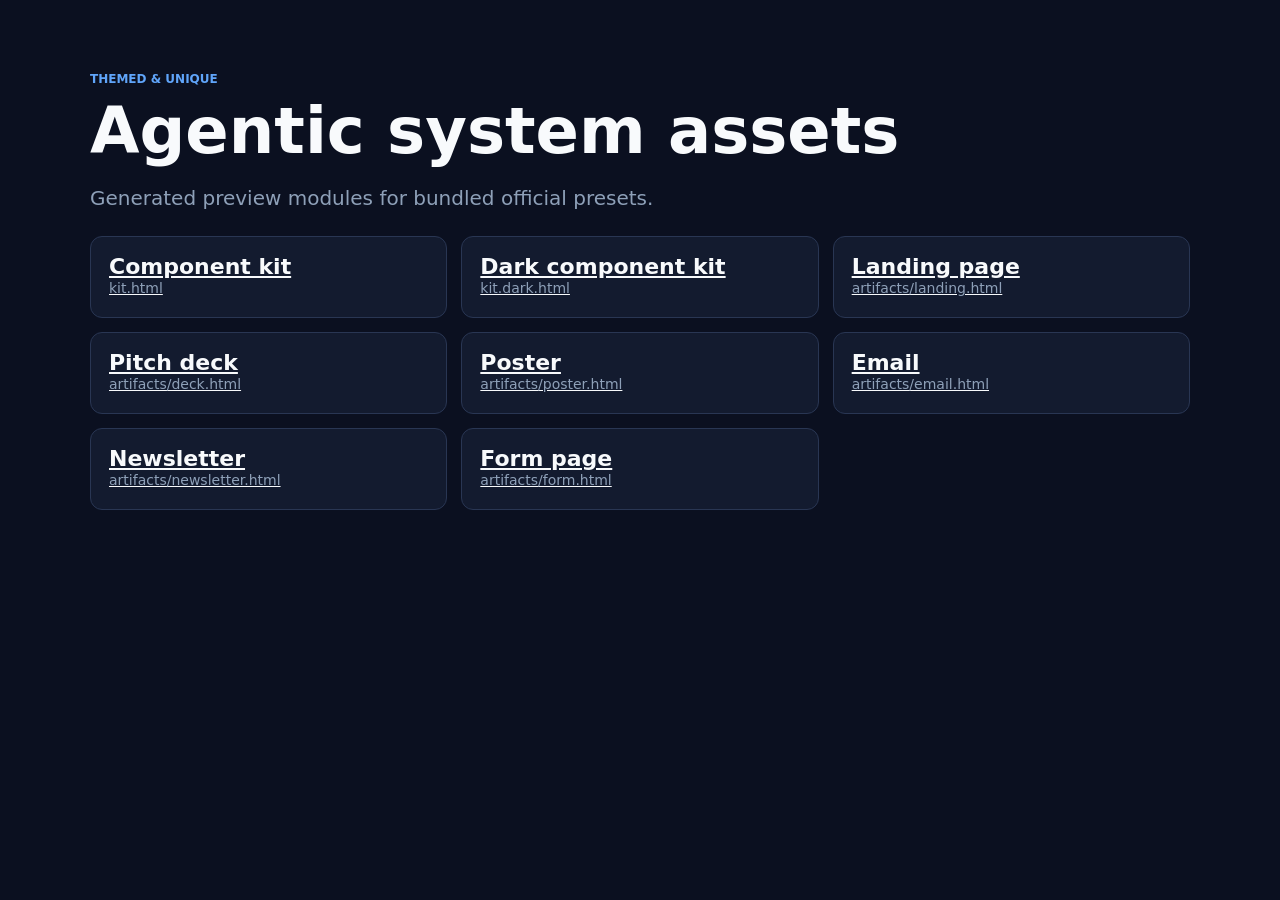
<file: design-systems/agentic/system/index.html>
<!doctype html>
<html lang="en">
<head>
  <meta charset="utf-8" />
  <meta name="viewport" content="width=device-width, initial-scale=1" />
  <title>Agentic - system assets</title>
  <style>
:root {
    --accent: #60a5fa;
    --accent-active: color-mix(in oklab, var(--accent), black 14%);
    --accent-hover: color-mix(in oklab, var(--accent), black 8%);
    --accent-on: #06111f;
    --bg: #0b1020;
    --border: #293653;
    --border-soft: #1e2a43;
    --container-gutter-desktop: 36px;
    --container-gutter-phone: 16px;
    --container-gutter-tablet: 24px;
    --container-max: 1200px;
    --danger: #fb7185;
    --ease-standard: cubic-bezier(0.2, 0, 0, 1);
    --elev-flat: none;
    --elev-raised: 0 24px 72px rgba(0, 0, 0, 0.36);
    --elev-ring: 0 0 0 1px var(--border);
    --fg: #f8fafc;
    --fg-2: #cbd5e1;
    --focus-ring: 0 0 0 4px rgba(96, 165, 250, 0.28);
    --font-body: Inter, system-ui, sans-serif;
    --font-display: Inter, system-ui, sans-serif;
    --font-mono: "JetBrains Mono", ui-monospace, Menlo, monospace;
    --leading-body: 1.55;
    --leading-tight: 1.06;
    --meta: #60a5fa;
    --motion-base: 220ms;
    --motion-fast: 130ms;
    --muted: #8ea0b8;
    --radius-lg: 20px;
    --radius-md: 12px;
    --radius-pill: 9999px;
    --radius-sm: 8px;
    --section-y-desktop: 96px;
    --section-y-phone: 48px;
    --section-y-tablet: 68px;
    --space-1: 4px;
    --space-12: 48px;
    --space-2: 8px;
    --space-3: 12px;
    --space-4: 16px;
    --space-5: 20px;
    --space-6: 24px;
    --space-8: 32px;
    --success: #22c55e;
    --surface: #131b2f;
    --surface-warm: #182343;
    --text-2xl: 32px;
    --text-3xl: 48px;
    --text-4xl: 66px;
    --text-base: 15px;
    --text-lg: 17px;
    --text-sm: 13px;
    --text-xl: 22px;
    --text-xs: 12px;
    --tracking-display: -0.02em;
    --warn: #fbbf24;
}
:root {
  --od-page-bg: #0b1020;
  --od-surface: #131b2f;
  --od-text: #f8fafc;
  --od-muted: #8ea0b8;
  --od-border: #293653;
  --od-accent: #60a5fa;
  --od-radius: 12px;
  --od-font-body: Inter, system-ui, sans-serif;
  --od-font-display: Inter, system-ui, sans-serif;
}
* { box-sizing: border-box; }
body {
  margin: 0;
  min-height: 100vh;
  background: var(--od-page-bg);
  color: var(--od-text);
  font-family: var(--od-font-body);
  -webkit-font-smoothing: antialiased;
}
a { color: inherit; }
.page { width: min(1100px, calc(100vw - 48px)); margin: 0 auto; padding: 72px 0; }
.eyebrow { color: var(--od-accent); font-size: 12px; font-weight: 750; letter-spacing: 0; text-transform: uppercase; }
.hero { display: grid; grid-template-columns: 1.05fr .95fr; gap: 32px; align-items: center; }
h1, h2, h3, p { margin: 0; }
h1, h2, h3 { font-family: var(--od-font-display); letter-spacing: 0; line-height: 1.05; }
h1 { margin-top: 12px; font-size: 64px; }
h2 { font-size: 40px; }
h3 { font-size: 22px; }
.lead { margin-top: 18px; color: var(--od-muted); font-size: 20px; line-height: 1.55; }
.actions { display: flex; flex-wrap: wrap; gap: 12px; margin-top: 28px; }
.button { display: inline-flex; min-height: 44px; align-items: center; justify-content: center; border-radius: var(--od-radius); padding: 0 18px; font-weight: 750; text-decoration: none; border: 1px solid var(--od-border); }
.button.primary { background: var(--od-accent); border-color: var(--od-accent); color: #ffffff; }
.button.secondary { background: var(--od-surface); }
.panel, .card, .field, .slide, .email, .poster { border: 1px solid var(--od-border); border-radius: var(--od-radius); background: var(--od-surface); }
.panel { padding: 24px; box-shadow: 0 24px 80px rgba(15, 17, 23, 0.08); }
.metric-grid, .card-grid { display: grid; grid-template-columns: repeat(3, minmax(0, 1fr)); gap: 14px; margin-top: 22px; }
.metric, .card { padding: 18px; }
.metric strong { display: block; font-size: 30px; line-height: 1; }
.metric span, .card p, .field span { color: var(--od-muted); font-size: 14px; line-height: 1.5; }
.chip-row { display: flex; flex-wrap: wrap; gap: 10px; margin-top: 18px; }
.chip { border: 1px solid var(--od-border); border-radius: 999px; padding: 8px 12px; color: var(--od-muted); }
input, textarea, select { width: 100%; min-height: 44px; border: 1px solid var(--od-border); border-radius: var(--od-radius); background: var(--od-page-bg); color: var(--od-text); font: inherit; padding: 10px 12px; }
label { display: grid; gap: 8px; color: var(--od-muted); font-size: 13px; font-weight: 700; }
@media (max-width: 820px) { .hero, .metric-grid, .card-grid { grid-template-columns: 1fr; } .page { width: min(100vw - 28px, 1100px); padding: 40px 0; } h1 { font-size: 42px; } h2 { font-size: 30px; } }
</style>
</head>
<body>
  <main class="page">
    <p class="eyebrow">Themed &amp; Unique</p>
    <h1>Agentic system assets</h1>
    <p class="lead">Generated preview modules for bundled official presets.</p>
    <section class="card-grid"><a class="card" href="kit.html"><h3>Component kit</h3><p>kit.html</p></a>
<a class="card" href="kit.dark.html"><h3>Dark component kit</h3><p>kit.dark.html</p></a>
<a class="card" href="artifacts/landing.html"><h3>Landing page</h3><p>artifacts/landing.html</p></a>
<a class="card" href="artifacts/deck.html"><h3>Pitch deck</h3><p>artifacts/deck.html</p></a>
<a class="card" href="artifacts/poster.html"><h3>Poster</h3><p>artifacts/poster.html</p></a>
<a class="card" href="artifacts/email.html"><h3>Email</h3><p>artifacts/email.html</p></a>
<a class="card" href="artifacts/newsletter.html"><h3>Newsletter</h3><p>artifacts/newsletter.html</p></a>
<a class="card" href="artifacts/form.html"><h3>Form page</h3><p>artifacts/form.html</p></a></section>
  </main>
</body>
</html>
</file>
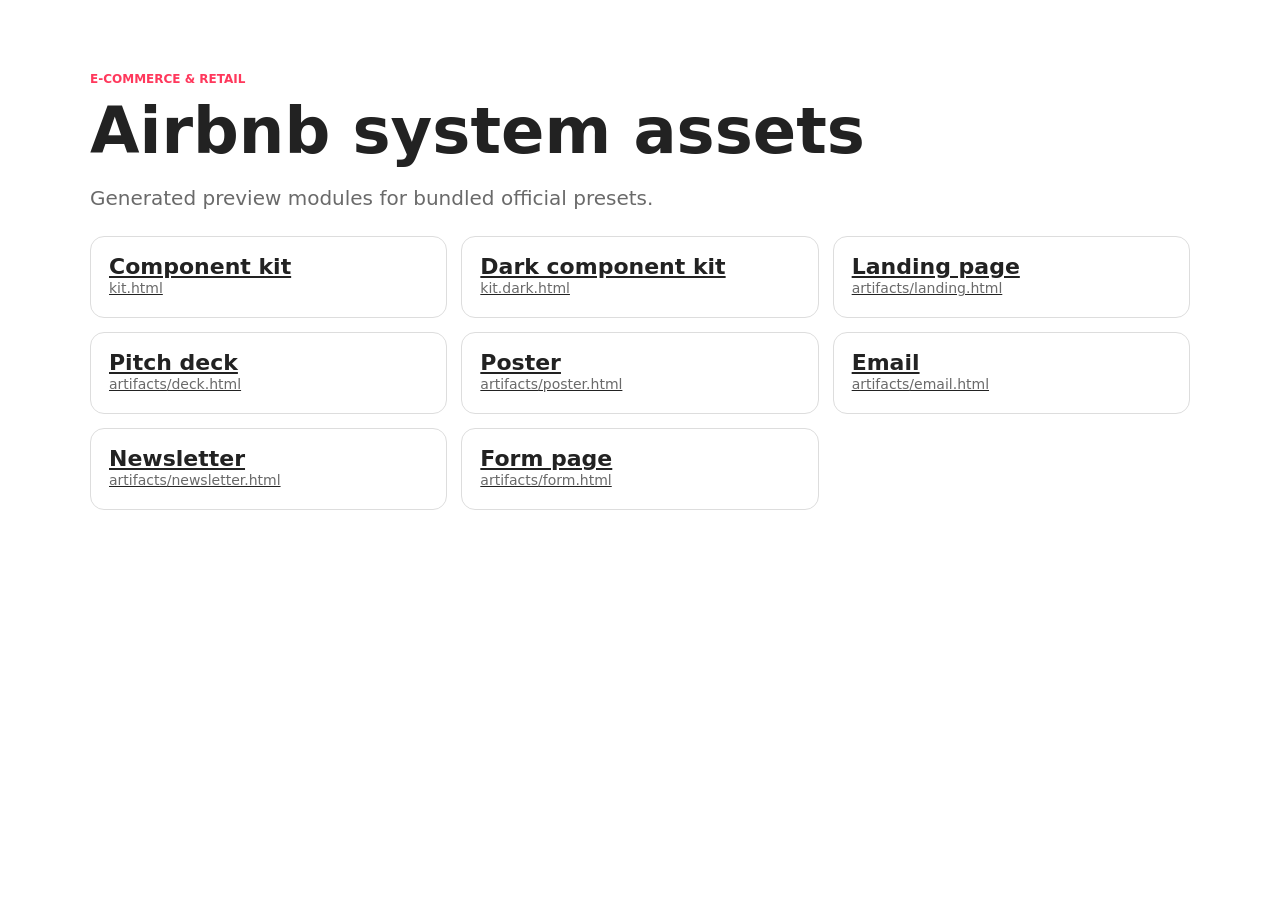
<file: design-systems/airbnb/system/index.html>
<!doctype html>
<html lang="en">
<head>
  <meta charset="utf-8" />
  <meta name="viewport" content="width=device-width, initial-scale=1" />
  <title>Airbnb - system assets</title>
  <style>
:root {
    --accent: #ff385c;
    --accent-active: #e00b41;
    --accent-hover: #e31c5f;
    --accent-on: #ffffff;
    --bg: #ffffff;
    --border: #dddddd;
    --border-soft: #ebebeb;
    --container-gutter-desktop: 40px;
    --container-gutter-phone: 16px;
    --container-gutter-tablet: 24px;
    --container-max: 1280px;
    --danger: #c13515;
    --ease-standard: cubic-bezier(0.2, 0, 0, 1);
    --elev-flat: none;
    --elev-raised: rgba(0, 0, 0, 0.02) 0 0 0 1px, rgba(0, 0, 0, 0.04) 0 2px 6px 0, rgba(0, 0, 0, 0.1) 0 4px 8px 0;
    --elev-ring: 0 0 0 1px var(--border);
    --fg: #222222;
    --fg-2: #3f3f3f;
    --focus-ring: 0 0 0 2px var(--fg);
    --font-body: "Airbnb Cereal VF", "Airbnb Cereal App", Circular, -apple-system, system-ui, "Helvetica Neue", Roboto, sans-serif;
    --font-display: "Airbnb Cereal VF", "Airbnb Cereal App", Circular, -apple-system, system-ui, "Helvetica Neue", Roboto, sans-serif;
    --font-mono: ui-monospace, "SF Mono", "JetBrains Mono", Menlo, Monaco, Consolas, monospace;
    --leading-body: 1.43;
    --leading-tight: 1.2;
    --meta: #929292;
    --motion-base: 200ms;
    --motion-fast: 150ms;
    --muted: #6a6a6a;
    --radius-lg: 20px;
    --radius-md: 14px;
    --radius-pill: 9999px;
    --radius-sm: 8px;
    --section-y-desktop: 64px;
    --section-y-phone: 32px;
    --section-y-tablet: 48px;
    --space-1: 4px;
    --space-12: 48px;
    --space-2: 8px;
    --space-3: 12px;
    --space-4: 16px;
    --space-5: 20px;
    --space-6: 24px;
    --space-8: 32px;
    --success: #008a05;
    --surface: #ffffff;
    --surface-warm: #f7f7f7;
    --text-2xl: 28px;
    --text-3xl: 44px;
    --text-4xl: 56px;
    --text-base: 16px;
    --text-lg: 20px;
    --text-sm: 14px;
    --text-xl: 22px;
    --text-xs: 12px;
    --tracking-display: -0.02em;
    --warn: #c47700;
}
:root {
  --od-page-bg: #ffffff;
  --od-surface: #ffffff;
  --od-text: #222222;
  --od-muted: #6a6a6a;
  --od-border: #dddddd;
  --od-accent: #ff385c;
  --od-radius: 14px;
  --od-font-body: "Airbnb Cereal VF", "Airbnb Cereal App", Circular, -apple-system, system-ui, "Helvetica Neue", Roboto, sans-serif;
  --od-font-display: "Airbnb Cereal VF", "Airbnb Cereal App", Circular, -apple-system, system-ui, "Helvetica Neue", Roboto, sans-serif;
}
* { box-sizing: border-box; }
body {
  margin: 0;
  min-height: 100vh;
  background: var(--od-page-bg);
  color: var(--od-text);
  font-family: var(--od-font-body);
  -webkit-font-smoothing: antialiased;
}
a { color: inherit; }
.page { width: min(1100px, calc(100vw - 48px)); margin: 0 auto; padding: 72px 0; }
.eyebrow { color: var(--od-accent); font-size: 12px; font-weight: 750; letter-spacing: 0; text-transform: uppercase; }
.hero { display: grid; grid-template-columns: 1.05fr .95fr; gap: 32px; align-items: center; }
h1, h2, h3, p { margin: 0; }
h1, h2, h3 { font-family: var(--od-font-display); letter-spacing: 0; line-height: 1.05; }
h1 { margin-top: 12px; font-size: 64px; }
h2 { font-size: 40px; }
h3 { font-size: 22px; }
.lead { margin-top: 18px; color: var(--od-muted); font-size: 20px; line-height: 1.55; }
.actions { display: flex; flex-wrap: wrap; gap: 12px; margin-top: 28px; }
.button { display: inline-flex; min-height: 44px; align-items: center; justify-content: center; border-radius: var(--od-radius); padding: 0 18px; font-weight: 750; text-decoration: none; border: 1px solid var(--od-border); }
.button.primary { background: var(--od-accent); border-color: var(--od-accent); color: #ffffff; }
.button.secondary { background: var(--od-surface); }
.panel, .card, .field, .slide, .email, .poster { border: 1px solid var(--od-border); border-radius: var(--od-radius); background: var(--od-surface); }
.panel { padding: 24px; box-shadow: 0 24px 80px rgba(15, 17, 23, 0.08); }
.metric-grid, .card-grid { display: grid; grid-template-columns: repeat(3, minmax(0, 1fr)); gap: 14px; margin-top: 22px; }
.metric, .card { padding: 18px; }
.metric strong { display: block; font-size: 30px; line-height: 1; }
.metric span, .card p, .field span { color: var(--od-muted); font-size: 14px; line-height: 1.5; }
.chip-row { display: flex; flex-wrap: wrap; gap: 10px; margin-top: 18px; }
.chip { border: 1px solid var(--od-border); border-radius: 999px; padding: 8px 12px; color: var(--od-muted); }
input, textarea, select { width: 100%; min-height: 44px; border: 1px solid var(--od-border); border-radius: var(--od-radius); background: var(--od-page-bg); color: var(--od-text); font: inherit; padding: 10px 12px; }
label { display: grid; gap: 8px; color: var(--od-muted); font-size: 13px; font-weight: 700; }
@media (max-width: 820px) { .hero, .metric-grid, .card-grid { grid-template-columns: 1fr; } .page { width: min(100vw - 28px, 1100px); padding: 40px 0; } h1 { font-size: 42px; } h2 { font-size: 30px; } }
</style>
</head>
<body>
  <main class="page">
    <p class="eyebrow">E-Commerce &amp; Retail</p>
    <h1>Airbnb system assets</h1>
    <p class="lead">Generated preview modules for bundled official presets.</p>
    <section class="card-grid"><a class="card" href="kit.html"><h3>Component kit</h3><p>kit.html</p></a>
<a class="card" href="kit.dark.html"><h3>Dark component kit</h3><p>kit.dark.html</p></a>
<a class="card" href="artifacts/landing.html"><h3>Landing page</h3><p>artifacts/landing.html</p></a>
<a class="card" href="artifacts/deck.html"><h3>Pitch deck</h3><p>artifacts/deck.html</p></a>
<a class="card" href="artifacts/poster.html"><h3>Poster</h3><p>artifacts/poster.html</p></a>
<a class="card" href="artifacts/email.html"><h3>Email</h3><p>artifacts/email.html</p></a>
<a class="card" href="artifacts/newsletter.html"><h3>Newsletter</h3><p>artifacts/newsletter.html</p></a>
<a class="card" href="artifacts/form.html"><h3>Form page</h3><p>artifacts/form.html</p></a></section>
  </main>
</body>
</html>
</file>
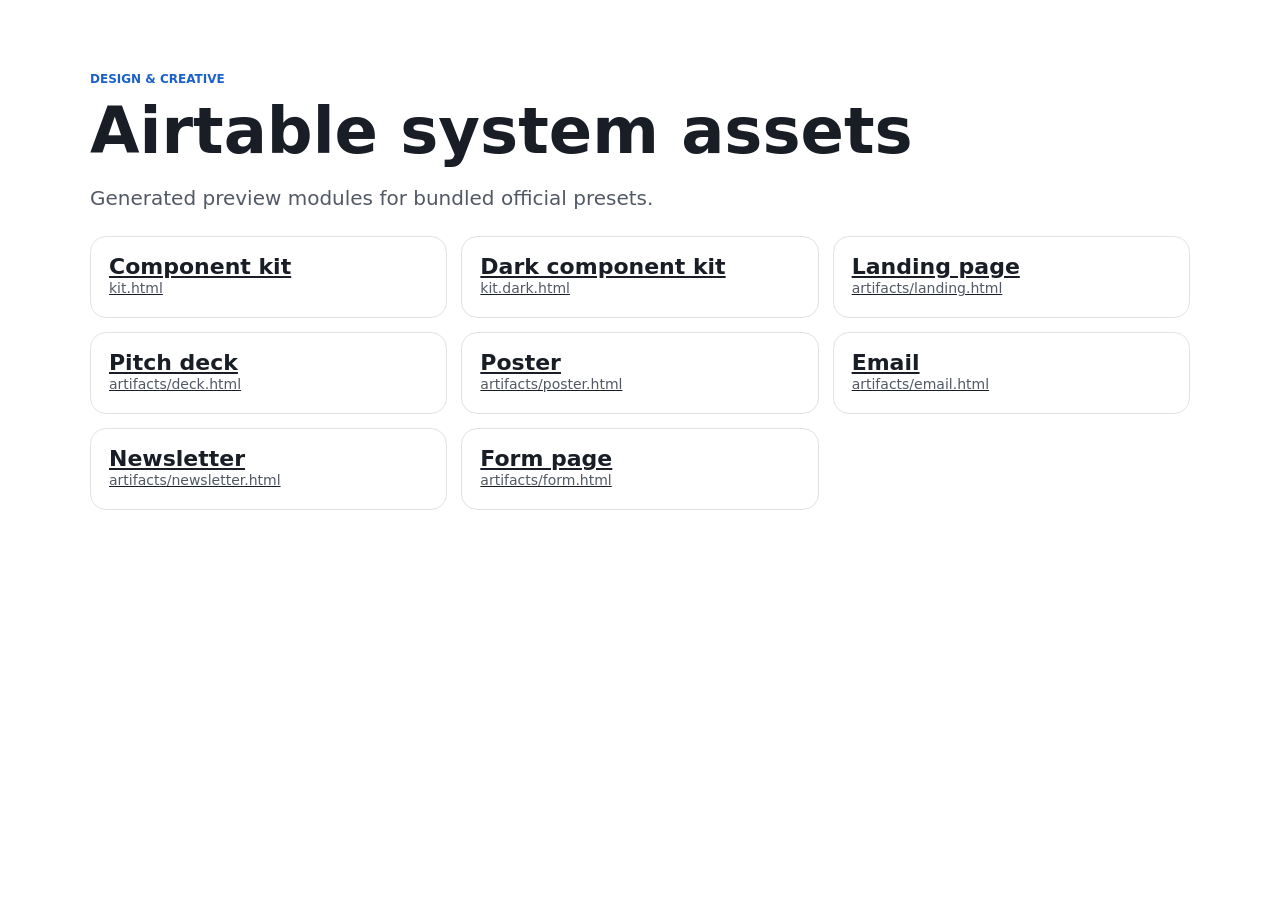
<file: design-systems/airtable/system/index.html>
<!doctype html>
<html lang="en">
<head>
  <meta charset="utf-8" />
  <meta name="viewport" content="width=device-width, initial-scale=1" />
  <title>Airtable - system assets</title>
  <style>
:root {
    --accent: #1b61c9;
    --accent-active: color-mix(in oklab, var(--accent), black 14%);
    --accent-hover: #254fad;
    --accent-on: #ffffff;
    --bg: #ffffff;
    --border: #e0e2e6;
    --border-soft: #eef0f3;
    --container-gutter-desktop: 24px;
    --container-gutter-phone: 12px;
    --container-gutter-tablet: 16px;
    --container-max: 1200px;
    --danger: #dc2626;
    --ease-standard: cubic-bezier(0.2, 0, 0, 1);
    --elev-flat: none;
    --elev-raised: 0 0 1px rgba(0, 0, 0, 0.32), 0 0 2px rgba(0, 0, 0, 0.08), 0 1px 3px rgba(45, 127, 249, 0.28), inset 0 0 0 0.5px rgba(0, 0, 0, 0.06);
    --elev-ring: 0 0 0 1px var(--border);
    --fg: #181d26;
    --fg-2: #333333;
    --focus-ring: 0 0 0 3px color-mix(in oklab, var(--accent), transparent 70%);
    --font-body: Haas, -apple-system, system-ui, "Segoe UI", Roboto, sans-serif;
    --font-display: "Haas Groot Disp", Haas, -apple-system, system-ui, "Segoe UI", Roboto, sans-serif;
    --font-mono: ui-monospace, "SF Mono", "JetBrains Mono", Menlo, Monaco, Consolas, monospace;
    --leading-body: 1.35;
    --leading-tight: 1.2;
    --meta: var(--muted);
    --motion-base: 200ms;
    --motion-fast: 150ms;
    --muted: rgba(4, 14, 32, 0.69);
    --radius-lg: 24px;
    --radius-md: 16px;
    --radius-pill: 9999px;
    --radius-sm: 12px;
    --section-y-desktop: 96px;
    --section-y-phone: 48px;
    --section-y-tablet: 64px;
    --space-1: 4px;
    --space-12: 48px;
    --space-2: 8px;
    --space-3: 12px;
    --space-4: 16px;
    --space-5: 20px;
    --space-6: 24px;
    --space-8: 32px;
    --success: #006400;
    --surface: #ffffff;
    --surface-warm: var(--surface);
    --text-2xl: 32px;
    --text-3xl: 40px;
    --text-4xl: 48px;
    --text-base: 16px;
    --text-lg: 20px;
    --text-sm: 14px;
    --text-xl: 24px;
    --text-xs: 12px;
    --tracking-display: 0;
    --warn: #eab308;
}
:root {
  --od-page-bg: #ffffff;
  --od-surface: #ffffff;
  --od-text: #181d26;
  --od-muted: rgba(4, 14, 32, 0.69);
  --od-border: #e0e2e6;
  --od-accent: #1b61c9;
  --od-radius: 16px;
  --od-font-body: Haas, -apple-system, system-ui, "Segoe UI", Roboto, sans-serif;
  --od-font-display: "Haas Groot Disp", Haas, -apple-system, system-ui, "Segoe UI", Roboto, sans-serif;
}
* { box-sizing: border-box; }
body {
  margin: 0;
  min-height: 100vh;
  background: var(--od-page-bg);
  color: var(--od-text);
  font-family: var(--od-font-body);
  -webkit-font-smoothing: antialiased;
}
a { color: inherit; }
.page { width: min(1100px, calc(100vw - 48px)); margin: 0 auto; padding: 72px 0; }
.eyebrow { color: var(--od-accent); font-size: 12px; font-weight: 750; letter-spacing: 0; text-transform: uppercase; }
.hero { display: grid; grid-template-columns: 1.05fr .95fr; gap: 32px; align-items: center; }
h1, h2, h3, p { margin: 0; }
h1, h2, h3 { font-family: var(--od-font-display); letter-spacing: 0; line-height: 1.05; }
h1 { margin-top: 12px; font-size: 64px; }
h2 { font-size: 40px; }
h3 { font-size: 22px; }
.lead { margin-top: 18px; color: var(--od-muted); font-size: 20px; line-height: 1.55; }
.actions { display: flex; flex-wrap: wrap; gap: 12px; margin-top: 28px; }
.button { display: inline-flex; min-height: 44px; align-items: center; justify-content: center; border-radius: var(--od-radius); padding: 0 18px; font-weight: 750; text-decoration: none; border: 1px solid var(--od-border); }
.button.primary { background: var(--od-accent); border-color: var(--od-accent); color: #ffffff; }
.button.secondary { background: var(--od-surface); }
.panel, .card, .field, .slide, .email, .poster { border: 1px solid var(--od-border); border-radius: var(--od-radius); background: var(--od-surface); }
.panel { padding: 24px; box-shadow: 0 24px 80px rgba(15, 17, 23, 0.08); }
.metric-grid, .card-grid { display: grid; grid-template-columns: repeat(3, minmax(0, 1fr)); gap: 14px; margin-top: 22px; }
.metric, .card { padding: 18px; }
.metric strong { display: block; font-size: 30px; line-height: 1; }
.metric span, .card p, .field span { color: var(--od-muted); font-size: 14px; line-height: 1.5; }
.chip-row { display: flex; flex-wrap: wrap; gap: 10px; margin-top: 18px; }
.chip { border: 1px solid var(--od-border); border-radius: 999px; padding: 8px 12px; color: var(--od-muted); }
input, textarea, select { width: 100%; min-height: 44px; border: 1px solid var(--od-border); border-radius: var(--od-radius); background: var(--od-page-bg); color: var(--od-text); font: inherit; padding: 10px 12px; }
label { display: grid; gap: 8px; color: var(--od-muted); font-size: 13px; font-weight: 700; }
@media (max-width: 820px) { .hero, .metric-grid, .card-grid { grid-template-columns: 1fr; } .page { width: min(100vw - 28px, 1100px); padding: 40px 0; } h1 { font-size: 42px; } h2 { font-size: 30px; } }
</style>
</head>
<body>
  <main class="page">
    <p class="eyebrow">Design &amp; Creative</p>
    <h1>Airtable system assets</h1>
    <p class="lead">Generated preview modules for bundled official presets.</p>
    <section class="card-grid"><a class="card" href="kit.html"><h3>Component kit</h3><p>kit.html</p></a>
<a class="card" href="kit.dark.html"><h3>Dark component kit</h3><p>kit.dark.html</p></a>
<a class="card" href="artifacts/landing.html"><h3>Landing page</h3><p>artifacts/landing.html</p></a>
<a class="card" href="artifacts/deck.html"><h3>Pitch deck</h3><p>artifacts/deck.html</p></a>
<a class="card" href="artifacts/poster.html"><h3>Poster</h3><p>artifacts/poster.html</p></a>
<a class="card" href="artifacts/email.html"><h3>Email</h3><p>artifacts/email.html</p></a>
<a class="card" href="artifacts/newsletter.html"><h3>Newsletter</h3><p>artifacts/newsletter.html</p></a>
<a class="card" href="artifacts/form.html"><h3>Form page</h3><p>artifacts/form.html</p></a></section>
  </main>
</body>
</html>
</file>
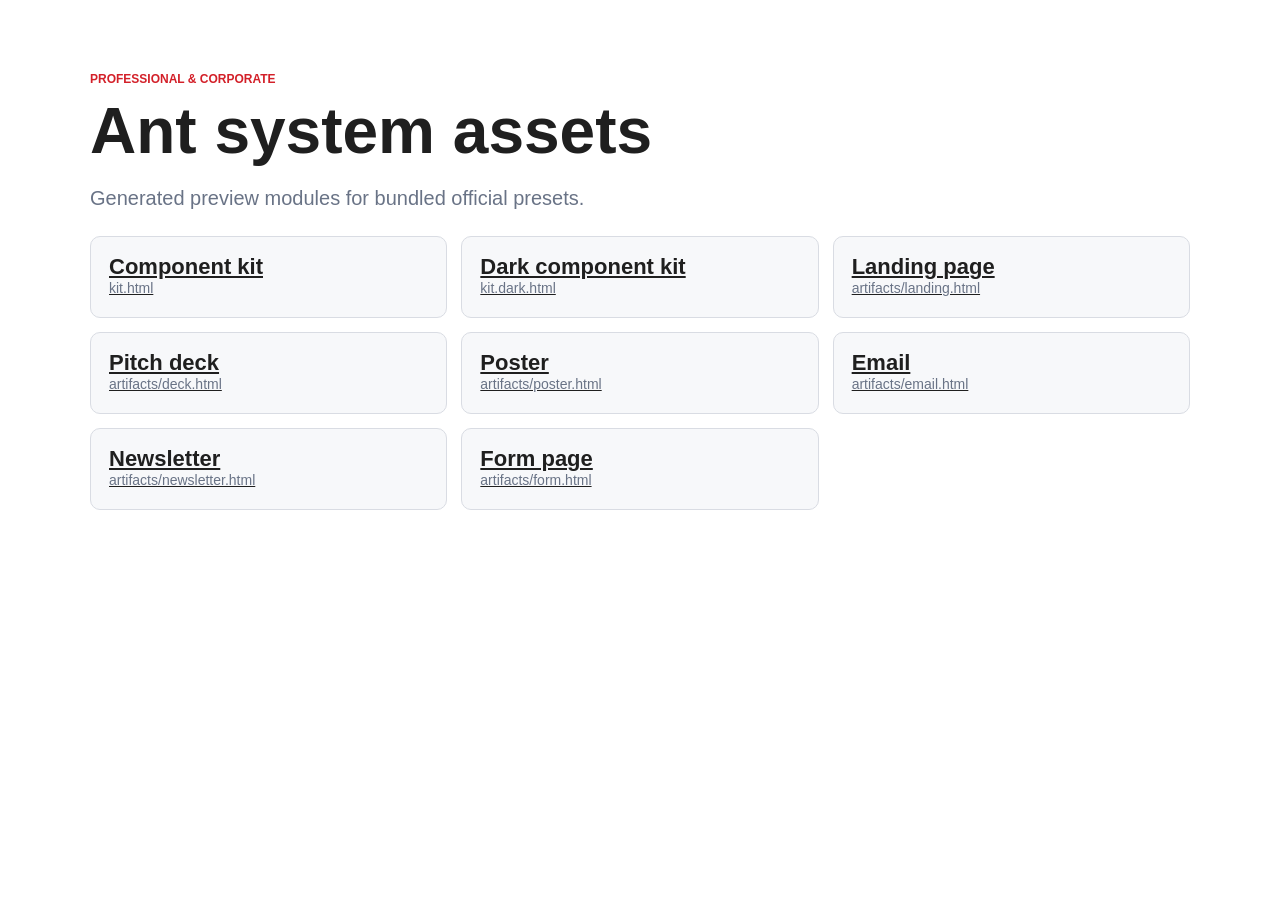
<file: design-systems/ant/system/index.html>
<!doctype html>
<html lang="en">
<head>
  <meta charset="utf-8" />
  <meta name="viewport" content="width=device-width, initial-scale=1" />
  <title>Ant - system assets</title>
  <style>
:root {
    --accent: #d32029;
    --accent-active: color-mix(in oklab, var(--accent), black 14%);
    --accent-hover: color-mix(in oklab, var(--accent), black 8%);
    --accent-on: #ffffff;
    --bg: #ffffff;
    --border: #d9dce3;
    --border-soft: #eef0f4;
    --container-gutter-desktop: 36px;
    --container-gutter-phone: 16px;
    --container-gutter-tablet: 24px;
    --container-max: 1200px;
    --danger: #cf1322;
    --ease-standard: cubic-bezier(0.2, 0, 0, 1);
    --elev-flat: none;
    --elev-raised: 0 18px 42px rgba(31, 31, 31, 0.10);
    --elev-ring: 0 0 0 1px var(--border);
    --fg: #1f1f1f;
    --fg-2: #4b5563;
    --focus-ring: 0 0 0 4px rgba(211, 32, 41, 0.22);
    --font-body: "Ant Sans", "Alibaba PuHuiTi", Inter, Arial, sans-serif;
    --font-display: "Ant Sans", "Alibaba PuHuiTi", Inter, Arial, sans-serif;
    --font-mono: "SF Mono", ui-monospace, Menlo, monospace;
    --leading-body: 1.52;
    --leading-tight: 1.08;
    --meta: #d32029;
    --motion-base: 220ms;
    --motion-fast: 140ms;
    --muted: #697386;
    --radius-lg: 16px;
    --radius-md: 10px;
    --radius-pill: 9999px;
    --radius-sm: 6px;
    --section-y-desktop: 96px;
    --section-y-phone: 48px;
    --section-y-tablet: 68px;
    --space-1: 4px;
    --space-12: 48px;
    --space-2: 8px;
    --space-3: 12px;
    --space-4: 16px;
    --space-5: 20px;
    --space-6: 24px;
    --space-8: 32px;
    --success: #22a06b;
    --surface: #f7f8fa;
    --surface-warm: #fff1f0;
    --text-2xl: 32px;
    --text-3xl: 48px;
    --text-4xl: 64px;
    --text-base: 16px;
    --text-lg: 18px;
    --text-sm: 14px;
    --text-xl: 22px;
    --text-xs: 12px;
    --tracking-display: -0.018em;
    --warn: #faad14;
}
:root {
  --od-page-bg: #ffffff;
  --od-surface: #f7f8fa;
  --od-text: #1f1f1f;
  --od-muted: #697386;
  --od-border: #d9dce3;
  --od-accent: #d32029;
  --od-radius: 10px;
  --od-font-body: "Ant Sans", "Alibaba PuHuiTi", Inter, Arial, sans-serif;
  --od-font-display: "Ant Sans", "Alibaba PuHuiTi", Inter, Arial, sans-serif;
}
* { box-sizing: border-box; }
body {
  margin: 0;
  min-height: 100vh;
  background: var(--od-page-bg);
  color: var(--od-text);
  font-family: var(--od-font-body);
  -webkit-font-smoothing: antialiased;
}
a { color: inherit; }
.page { width: min(1100px, calc(100vw - 48px)); margin: 0 auto; padding: 72px 0; }
.eyebrow { color: var(--od-accent); font-size: 12px; font-weight: 750; letter-spacing: 0; text-transform: uppercase; }
.hero { display: grid; grid-template-columns: 1.05fr .95fr; gap: 32px; align-items: center; }
h1, h2, h3, p { margin: 0; }
h1, h2, h3 { font-family: var(--od-font-display); letter-spacing: 0; line-height: 1.05; }
h1 { margin-top: 12px; font-size: 64px; }
h2 { font-size: 40px; }
h3 { font-size: 22px; }
.lead { margin-top: 18px; color: var(--od-muted); font-size: 20px; line-height: 1.55; }
.actions { display: flex; flex-wrap: wrap; gap: 12px; margin-top: 28px; }
.button { display: inline-flex; min-height: 44px; align-items: center; justify-content: center; border-radius: var(--od-radius); padding: 0 18px; font-weight: 750; text-decoration: none; border: 1px solid var(--od-border); }
.button.primary { background: var(--od-accent); border-color: var(--od-accent); color: #ffffff; }
.button.secondary { background: var(--od-surface); }
.panel, .card, .field, .slide, .email, .poster { border: 1px solid var(--od-border); border-radius: var(--od-radius); background: var(--od-surface); }
.panel { padding: 24px; box-shadow: 0 24px 80px rgba(15, 17, 23, 0.08); }
.metric-grid, .card-grid { display: grid; grid-template-columns: repeat(3, minmax(0, 1fr)); gap: 14px; margin-top: 22px; }
.metric, .card { padding: 18px; }
.metric strong { display: block; font-size: 30px; line-height: 1; }
.metric span, .card p, .field span { color: var(--od-muted); font-size: 14px; line-height: 1.5; }
.chip-row { display: flex; flex-wrap: wrap; gap: 10px; margin-top: 18px; }
.chip { border: 1px solid var(--od-border); border-radius: 999px; padding: 8px 12px; color: var(--od-muted); }
input, textarea, select { width: 100%; min-height: 44px; border: 1px solid var(--od-border); border-radius: var(--od-radius); background: var(--od-page-bg); color: var(--od-text); font: inherit; padding: 10px 12px; }
label { display: grid; gap: 8px; color: var(--od-muted); font-size: 13px; font-weight: 700; }
@media (max-width: 820px) { .hero, .metric-grid, .card-grid { grid-template-columns: 1fr; } .page { width: min(100vw - 28px, 1100px); padding: 40px 0; } h1 { font-size: 42px; } h2 { font-size: 30px; } }
</style>
</head>
<body>
  <main class="page">
    <p class="eyebrow">Professional &amp; Corporate</p>
    <h1>Ant system assets</h1>
    <p class="lead">Generated preview modules for bundled official presets.</p>
    <section class="card-grid"><a class="card" href="kit.html"><h3>Component kit</h3><p>kit.html</p></a>
<a class="card" href="kit.dark.html"><h3>Dark component kit</h3><p>kit.dark.html</p></a>
<a class="card" href="artifacts/landing.html"><h3>Landing page</h3><p>artifacts/landing.html</p></a>
<a class="card" href="artifacts/deck.html"><h3>Pitch deck</h3><p>artifacts/deck.html</p></a>
<a class="card" href="artifacts/poster.html"><h3>Poster</h3><p>artifacts/poster.html</p></a>
<a class="card" href="artifacts/email.html"><h3>Email</h3><p>artifacts/email.html</p></a>
<a class="card" href="artifacts/newsletter.html"><h3>Newsletter</h3><p>artifacts/newsletter.html</p></a>
<a class="card" href="artifacts/form.html"><h3>Form page</h3><p>artifacts/form.html</p></a></section>
  </main>
</body>
</html>
</file>
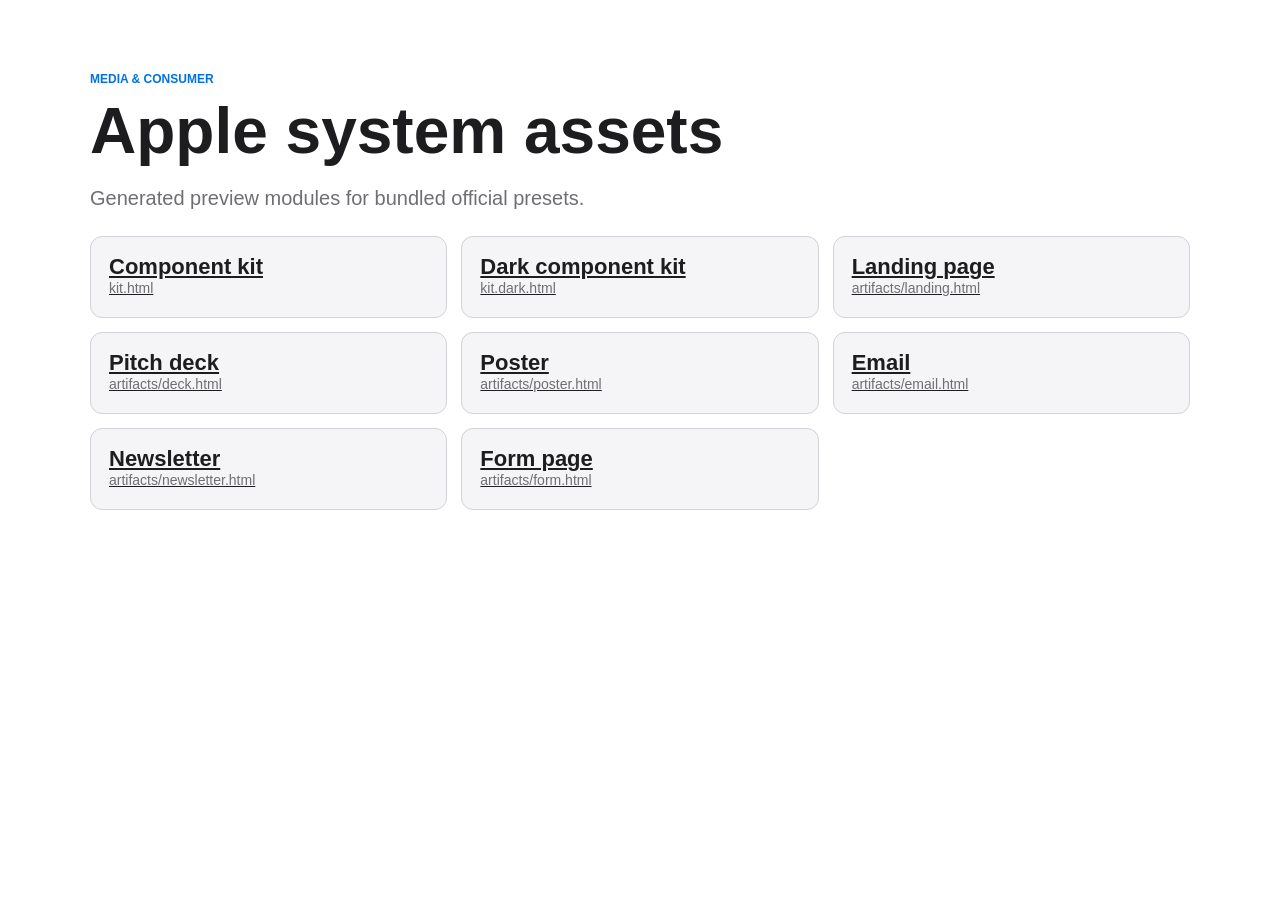
<file: design-systems/apple/system/index.html>
<!doctype html>
<html lang="en">
<head>
  <meta charset="utf-8" />
  <meta name="viewport" content="width=device-width, initial-scale=1" />
  <title>Apple - system assets</title>
  <style>
:root {
    --accent: #0071e3;
    --accent-active: #0066cc;
    --accent-hover: #0077ed;
    --accent-on: #ffffff;
    --bg: #ffffff;
    --border: #d2d2d7;
    --border-soft: #e8e8ed;
    --container-gutter-desktop: 22px;
    --container-gutter-phone: 16px;
    --container-gutter-tablet: 18px;
    --container-max: 1024px;
    --danger: #dc2626;
    --ease-standard: cubic-bezier(0.28, 0, 0.22, 1);
    --elev-flat: none;
    --elev-raised: 0 12px 32px rgba(0, 0, 0, 0.08);
    --elev-ring: 0 0 0 1px var(--border);
    --fg: #1d1d1f;
    --fg-2: #424245;
    --focus-ring: 0 0 0 4px color-mix(in oklab, var(--accent), transparent 65%);
    --font-body: "SF Pro Text", "SF Pro Icons", "Helvetica Neue", Helvetica, Arial, sans-serif;
    --font-display: "SF Pro Display", "SF Pro Icons", "Helvetica Neue", Helvetica, Arial, sans-serif;
    --font-mono: "SF Mono", ui-monospace, "JetBrains Mono", Menlo, Monaco, Consolas, monospace;
    --leading-body: 1.47;
    --leading-tight: 1.05;
    --meta: #86868b;
    --motion-base: 220ms;
    --motion-fast: 150ms;
    --muted: #6e6e73;
    --radius-lg: 18px;
    --radius-md: 12px;
    --radius-pill: 980px;
    --radius-sm: 8px;
    --section-y-desktop: 100px;
    --section-y-phone: 40px;
    --section-y-tablet: 64px;
    --space-1: 4px;
    --space-12: 48px;
    --space-2: 8px;
    --space-3: 12px;
    --space-4: 16px;
    --space-5: 20px;
    --space-6: 24px;
    --space-8: 32px;
    --success: #16a34a;
    --surface: #f5f5f7;
    --surface-warm: #fbfbfd;
    --text-2xl: 40px;
    --text-3xl: 56px;
    --text-4xl: 80px;
    --text-base: 17px;
    --text-lg: 21px;
    --text-sm: 14px;
    --text-xl: 28px;
    --text-xs: 12px;
    --tracking-display: -0.015em;
    --warn: #eab308;
}
:root {
  --od-page-bg: #ffffff;
  --od-surface: #f5f5f7;
  --od-text: #1d1d1f;
  --od-muted: #6e6e73;
  --od-border: #d2d2d7;
  --od-accent: #0071e3;
  --od-radius: 12px;
  --od-font-body: "SF Pro Text", "SF Pro Icons", "Helvetica Neue", Helvetica, Arial, sans-serif;
  --od-font-display: "SF Pro Display", "SF Pro Icons", "Helvetica Neue", Helvetica, Arial, sans-serif;
}
* { box-sizing: border-box; }
body {
  margin: 0;
  min-height: 100vh;
  background: var(--od-page-bg);
  color: var(--od-text);
  font-family: var(--od-font-body);
  -webkit-font-smoothing: antialiased;
}
a { color: inherit; }
.page { width: min(1100px, calc(100vw - 48px)); margin: 0 auto; padding: 72px 0; }
.eyebrow { color: var(--od-accent); font-size: 12px; font-weight: 750; letter-spacing: 0; text-transform: uppercase; }
.hero { display: grid; grid-template-columns: 1.05fr .95fr; gap: 32px; align-items: center; }
h1, h2, h3, p { margin: 0; }
h1, h2, h3 { font-family: var(--od-font-display); letter-spacing: 0; line-height: 1.05; }
h1 { margin-top: 12px; font-size: 64px; }
h2 { font-size: 40px; }
h3 { font-size: 22px; }
.lead { margin-top: 18px; color: var(--od-muted); font-size: 20px; line-height: 1.55; }
.actions { display: flex; flex-wrap: wrap; gap: 12px; margin-top: 28px; }
.button { display: inline-flex; min-height: 44px; align-items: center; justify-content: center; border-radius: var(--od-radius); padding: 0 18px; font-weight: 750; text-decoration: none; border: 1px solid var(--od-border); }
.button.primary { background: var(--od-accent); border-color: var(--od-accent); color: #ffffff; }
.button.secondary { background: var(--od-surface); }
.panel, .card, .field, .slide, .email, .poster { border: 1px solid var(--od-border); border-radius: var(--od-radius); background: var(--od-surface); }
.panel { padding: 24px; box-shadow: 0 24px 80px rgba(15, 17, 23, 0.08); }
.metric-grid, .card-grid { display: grid; grid-template-columns: repeat(3, minmax(0, 1fr)); gap: 14px; margin-top: 22px; }
.metric, .card { padding: 18px; }
.metric strong { display: block; font-size: 30px; line-height: 1; }
.metric span, .card p, .field span { color: var(--od-muted); font-size: 14px; line-height: 1.5; }
.chip-row { display: flex; flex-wrap: wrap; gap: 10px; margin-top: 18px; }
.chip { border: 1px solid var(--od-border); border-radius: 999px; padding: 8px 12px; color: var(--od-muted); }
input, textarea, select { width: 100%; min-height: 44px; border: 1px solid var(--od-border); border-radius: var(--od-radius); background: var(--od-page-bg); color: var(--od-text); font: inherit; padding: 10px 12px; }
label { display: grid; gap: 8px; color: var(--od-muted); font-size: 13px; font-weight: 700; }
@media (max-width: 820px) { .hero, .metric-grid, .card-grid { grid-template-columns: 1fr; } .page { width: min(100vw - 28px, 1100px); padding: 40px 0; } h1 { font-size: 42px; } h2 { font-size: 30px; } }
</style>
</head>
<body>
  <main class="page">
    <p class="eyebrow">Media &amp; Consumer</p>
    <h1>Apple system assets</h1>
    <p class="lead">Generated preview modules for bundled official presets.</p>
    <section class="card-grid"><a class="card" href="kit.html"><h3>Component kit</h3><p>kit.html</p></a>
<a class="card" href="kit.dark.html"><h3>Dark component kit</h3><p>kit.dark.html</p></a>
<a class="card" href="artifacts/landing.html"><h3>Landing page</h3><p>artifacts/landing.html</p></a>
<a class="card" href="artifacts/deck.html"><h3>Pitch deck</h3><p>artifacts/deck.html</p></a>
<a class="card" href="artifacts/poster.html"><h3>Poster</h3><p>artifacts/poster.html</p></a>
<a class="card" href="artifacts/email.html"><h3>Email</h3><p>artifacts/email.html</p></a>
<a class="card" href="artifacts/newsletter.html"><h3>Newsletter</h3><p>artifacts/newsletter.html</p></a>
<a class="card" href="artifacts/form.html"><h3>Form page</h3><p>artifacts/form.html</p></a></section>
  </main>
</body>
</html>
</file>
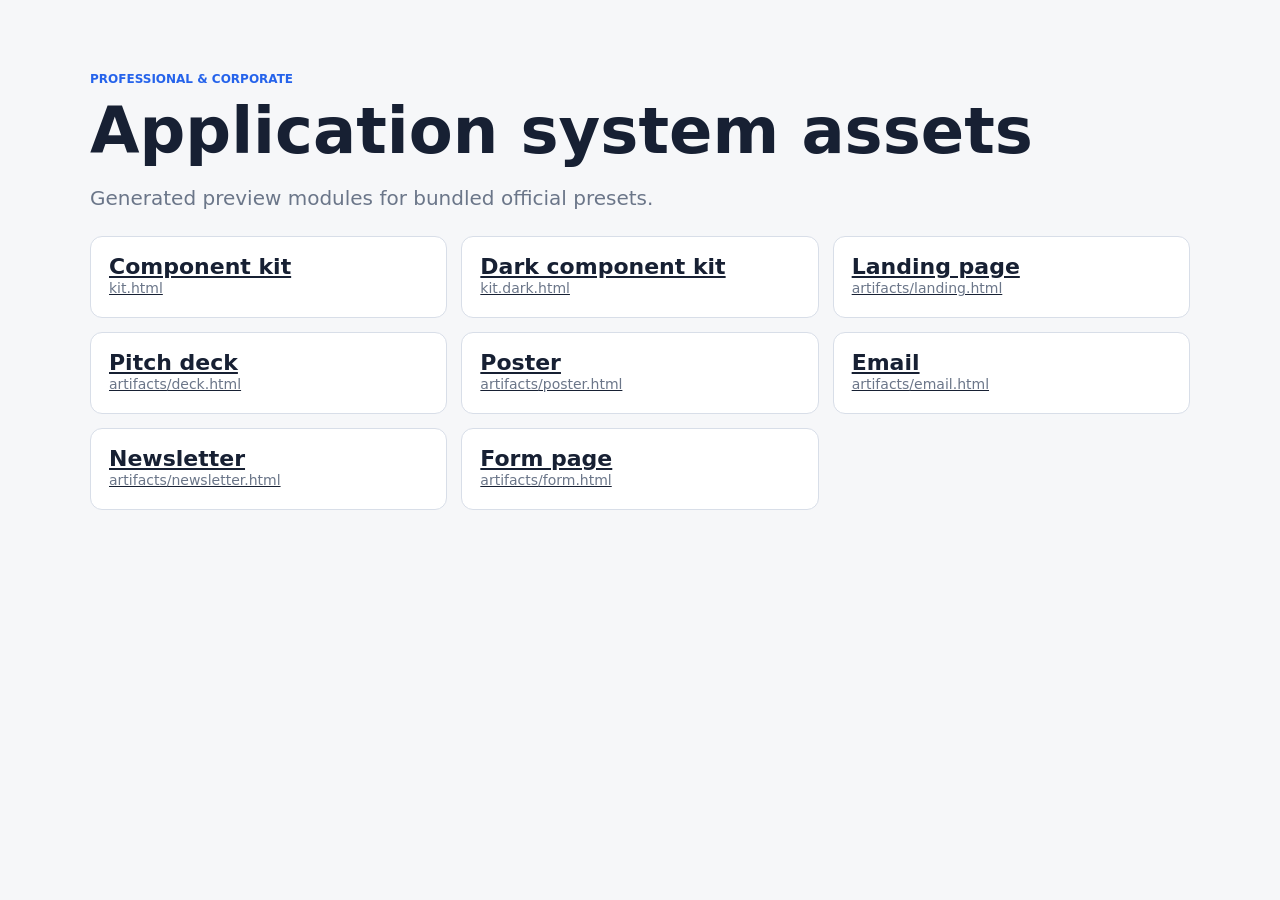
<file: design-systems/application/system/index.html>
<!doctype html>
<html lang="en">
<head>
  <meta charset="utf-8" />
  <meta name="viewport" content="width=device-width, initial-scale=1" />
  <title>Application - system assets</title>
  <style>
:root {
    --accent: #2563eb;
    --accent-active: color-mix(in oklab, var(--accent), black 14%);
    --accent-hover: color-mix(in oklab, var(--accent), black 8%);
    --accent-on: #ffffff;
    --bg: #f6f7f9;
    --border: #d8dee8;
    --border-soft: #edf1f6;
    --container-gutter-desktop: 36px;
    --container-gutter-phone: 16px;
    --container-gutter-tablet: 24px;
    --container-max: 1200px;
    --danger: #dc2626;
    --ease-standard: cubic-bezier(0.2, 0, 0, 1);
    --elev-flat: none;
    --elev-raised: 0 16px 40px rgba(23, 32, 51, 0.10);
    --elev-ring: 0 0 0 1px var(--border);
    --fg: #172033;
    --fg-2: #3b4658;
    --focus-ring: 0 0 0 4px rgba(37, 99, 235, 0.22);
    --font-body: Inter, system-ui, sans-serif;
    --font-display: Inter, system-ui, sans-serif;
    --font-mono: "SF Mono", ui-monospace, Menlo, monospace;
    --leading-body: 1.5;
    --leading-tight: 1.12;
    --meta: #2563eb;
    --motion-base: 220ms;
    --motion-fast: 140ms;
    --muted: #6b7689;
    --radius-lg: 18px;
    --radius-md: 12px;
    --radius-pill: 9999px;
    --radius-sm: 8px;
    --section-y-desktop: 88px;
    --section-y-phone: 44px;
    --section-y-tablet: 64px;
    --space-1: 4px;
    --space-12: 48px;
    --space-2: 8px;
    --space-3: 12px;
    --space-4: 16px;
    --space-5: 20px;
    --space-6: 24px;
    --space-8: 32px;
    --success: #16a34a;
    --surface: #ffffff;
    --surface-warm: #eef4ff;
    --text-2xl: 30px;
    --text-3xl: 42px;
    --text-4xl: 58px;
    --text-base: 16px;
    --text-lg: 18px;
    --text-sm: 14px;
    --text-xl: 22px;
    --text-xs: 12px;
    --tracking-display: -0.015em;
    --warn: #f59e0b;
}
:root {
  --od-page-bg: #f6f7f9;
  --od-surface: #ffffff;
  --od-text: #172033;
  --od-muted: #6b7689;
  --od-border: #d8dee8;
  --od-accent: #2563eb;
  --od-radius: 12px;
  --od-font-body: Inter, system-ui, sans-serif;
  --od-font-display: Inter, system-ui, sans-serif;
}
* { box-sizing: border-box; }
body {
  margin: 0;
  min-height: 100vh;
  background: var(--od-page-bg);
  color: var(--od-text);
  font-family: var(--od-font-body);
  -webkit-font-smoothing: antialiased;
}
a { color: inherit; }
.page { width: min(1100px, calc(100vw - 48px)); margin: 0 auto; padding: 72px 0; }
.eyebrow { color: var(--od-accent); font-size: 12px; font-weight: 750; letter-spacing: 0; text-transform: uppercase; }
.hero { display: grid; grid-template-columns: 1.05fr .95fr; gap: 32px; align-items: center; }
h1, h2, h3, p { margin: 0; }
h1, h2, h3 { font-family: var(--od-font-display); letter-spacing: 0; line-height: 1.05; }
h1 { margin-top: 12px; font-size: 64px; }
h2 { font-size: 40px; }
h3 { font-size: 22px; }
.lead { margin-top: 18px; color: var(--od-muted); font-size: 20px; line-height: 1.55; }
.actions { display: flex; flex-wrap: wrap; gap: 12px; margin-top: 28px; }
.button { display: inline-flex; min-height: 44px; align-items: center; justify-content: center; border-radius: var(--od-radius); padding: 0 18px; font-weight: 750; text-decoration: none; border: 1px solid var(--od-border); }
.button.primary { background: var(--od-accent); border-color: var(--od-accent); color: #ffffff; }
.button.secondary { background: var(--od-surface); }
.panel, .card, .field, .slide, .email, .poster { border: 1px solid var(--od-border); border-radius: var(--od-radius); background: var(--od-surface); }
.panel { padding: 24px; box-shadow: 0 24px 80px rgba(15, 17, 23, 0.08); }
.metric-grid, .card-grid { display: grid; grid-template-columns: repeat(3, minmax(0, 1fr)); gap: 14px; margin-top: 22px; }
.metric, .card { padding: 18px; }
.metric strong { display: block; font-size: 30px; line-height: 1; }
.metric span, .card p, .field span { color: var(--od-muted); font-size: 14px; line-height: 1.5; }
.chip-row { display: flex; flex-wrap: wrap; gap: 10px; margin-top: 18px; }
.chip { border: 1px solid var(--od-border); border-radius: 999px; padding: 8px 12px; color: var(--od-muted); }
input, textarea, select { width: 100%; min-height: 44px; border: 1px solid var(--od-border); border-radius: var(--od-radius); background: var(--od-page-bg); color: var(--od-text); font: inherit; padding: 10px 12px; }
label { display: grid; gap: 8px; color: var(--od-muted); font-size: 13px; font-weight: 700; }
@media (max-width: 820px) { .hero, .metric-grid, .card-grid { grid-template-columns: 1fr; } .page { width: min(100vw - 28px, 1100px); padding: 40px 0; } h1 { font-size: 42px; } h2 { font-size: 30px; } }
</style>
</head>
<body>
  <main class="page">
    <p class="eyebrow">Professional &amp; Corporate</p>
    <h1>Application system assets</h1>
    <p class="lead">Generated preview modules for bundled official presets.</p>
    <section class="card-grid"><a class="card" href="kit.html"><h3>Component kit</h3><p>kit.html</p></a>
<a class="card" href="kit.dark.html"><h3>Dark component kit</h3><p>kit.dark.html</p></a>
<a class="card" href="artifacts/landing.html"><h3>Landing page</h3><p>artifacts/landing.html</p></a>
<a class="card" href="artifacts/deck.html"><h3>Pitch deck</h3><p>artifacts/deck.html</p></a>
<a class="card" href="artifacts/poster.html"><h3>Poster</h3><p>artifacts/poster.html</p></a>
<a class="card" href="artifacts/email.html"><h3>Email</h3><p>artifacts/email.html</p></a>
<a class="card" href="artifacts/newsletter.html"><h3>Newsletter</h3><p>artifacts/newsletter.html</p></a>
<a class="card" href="artifacts/form.html"><h3>Form page</h3><p>artifacts/form.html</p></a></section>
  </main>
</body>
</html>
</file>
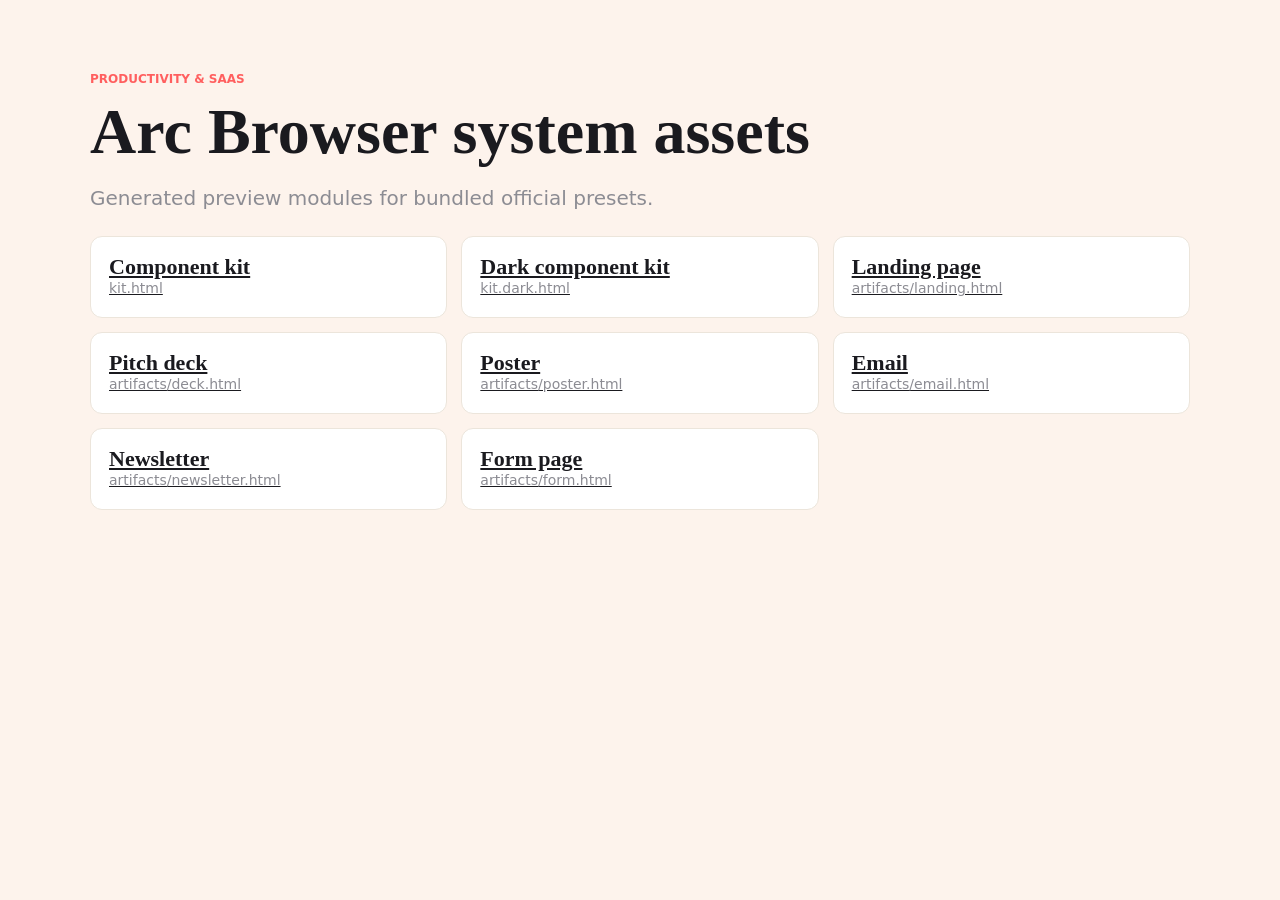
<file: design-systems/arc/system/index.html>
<!doctype html>
<html lang="en">
<head>
  <meta charset="utf-8" />
  <meta name="viewport" content="width=device-width, initial-scale=1" />
  <title>Arc Browser - system assets</title>
  <style>
:root {
    --accent: #ff5f5f;
    --accent-active: color-mix(in oklab, var(--accent), black 14%);
    --accent-hover: color-mix(in oklab, var(--accent), black 8%);
    --accent-on: #ffffff;
    --bg: #fdf3ec;
    --border: #ece5db;
    --border-soft: #f6f0e8;
    --container-gutter-desktop: 32px;
    --container-gutter-phone: 16px;
    --container-gutter-tablet: 24px;
    --container-max: 1200px;
    --danger: #f56565;
    --ease-standard: cubic-bezier(0.32, 0.72, 0, 1);
    --elev-flat: none;
    --elev-raised: 0 8px 32px rgba(0, 0, 0, 0.08);
    --elev-ring: 0 0 0 1px var(--border);
    --fg: #1a1a1f;
    --fg-2: #54545a;
    --focus-ring: 0 0 0 4px color-mix(in oklab, var(--accent), transparent 80%);
    --font-body: "Inter", system-ui, -apple-system, BlinkMacSystemFont, sans-serif;
    --font-display: "Argent CF", "Source Serif Pro", Georgia, serif;
    --font-mono: "Berkeley Mono", ui-monospace, Menlo, Consolas, monospace;
    --leading-body: 1.55;
    --leading-tight: 1.05;
    --meta: var(--muted);
    --motion-base: 320ms;
    --motion-fast: 200ms;
    --muted: #8c8c93;
    --radius-lg: 16px;
    --radius-md: 12px;
    --radius-pill: 9999px;
    --radius-sm: 8px;
    --section-y-desktop: 96px;
    --section-y-phone: 48px;
    --section-y-tablet: 64px;
    --space-1: 4px;
    --space-12: 48px;
    --space-2: 8px;
    --space-3: 12px;
    --space-4: 16px;
    --space-5: 20px;
    --space-6: 24px;
    --space-8: 32px;
    --success: #48bb78;
    --surface: #ffffff;
    --surface-warm: #fff4ea;
    --text-2xl: 32px;
    --text-3xl: 40px;
    --text-4xl: 72px;
    --text-base: 15px;
    --text-lg: 18px;
    --text-sm: 13px;
    --text-xl: 22px;
    --text-xs: 12px;
    --tracking-display: -0.03em;
    --warn: #f6ad55;
}
:root {
  --od-page-bg: #fdf3ec;
  --od-surface: #ffffff;
  --od-text: #1a1a1f;
  --od-muted: #8c8c93;
  --od-border: #ece5db;
  --od-accent: #ff5f5f;
  --od-radius: 12px;
  --od-font-body: "Inter", system-ui, -apple-system, BlinkMacSystemFont, sans-serif;
  --od-font-display: "Argent CF", "Source Serif Pro", Georgia, serif;
}
* { box-sizing: border-box; }
body {
  margin: 0;
  min-height: 100vh;
  background: var(--od-page-bg);
  color: var(--od-text);
  font-family: var(--od-font-body);
  -webkit-font-smoothing: antialiased;
}
a { color: inherit; }
.page { width: min(1100px, calc(100vw - 48px)); margin: 0 auto; padding: 72px 0; }
.eyebrow { color: var(--od-accent); font-size: 12px; font-weight: 750; letter-spacing: 0; text-transform: uppercase; }
.hero { display: grid; grid-template-columns: 1.05fr .95fr; gap: 32px; align-items: center; }
h1, h2, h3, p { margin: 0; }
h1, h2, h3 { font-family: var(--od-font-display); letter-spacing: 0; line-height: 1.05; }
h1 { margin-top: 12px; font-size: 64px; }
h2 { font-size: 40px; }
h3 { font-size: 22px; }
.lead { margin-top: 18px; color: var(--od-muted); font-size: 20px; line-height: 1.55; }
.actions { display: flex; flex-wrap: wrap; gap: 12px; margin-top: 28px; }
.button { display: inline-flex; min-height: 44px; align-items: center; justify-content: center; border-radius: var(--od-radius); padding: 0 18px; font-weight: 750; text-decoration: none; border: 1px solid var(--od-border); }
.button.primary { background: var(--od-accent); border-color: var(--od-accent); color: #ffffff; }
.button.secondary { background: var(--od-surface); }
.panel, .card, .field, .slide, .email, .poster { border: 1px solid var(--od-border); border-radius: var(--od-radius); background: var(--od-surface); }
.panel { padding: 24px; box-shadow: 0 24px 80px rgba(15, 17, 23, 0.08); }
.metric-grid, .card-grid { display: grid; grid-template-columns: repeat(3, minmax(0, 1fr)); gap: 14px; margin-top: 22px; }
.metric, .card { padding: 18px; }
.metric strong { display: block; font-size: 30px; line-height: 1; }
.metric span, .card p, .field span { color: var(--od-muted); font-size: 14px; line-height: 1.5; }
.chip-row { display: flex; flex-wrap: wrap; gap: 10px; margin-top: 18px; }
.chip { border: 1px solid var(--od-border); border-radius: 999px; padding: 8px 12px; color: var(--od-muted); }
input, textarea, select { width: 100%; min-height: 44px; border: 1px solid var(--od-border); border-radius: var(--od-radius); background: var(--od-page-bg); color: var(--od-text); font: inherit; padding: 10px 12px; }
label { display: grid; gap: 8px; color: var(--od-muted); font-size: 13px; font-weight: 700; }
@media (max-width: 820px) { .hero, .metric-grid, .card-grid { grid-template-columns: 1fr; } .page { width: min(100vw - 28px, 1100px); padding: 40px 0; } h1 { font-size: 42px; } h2 { font-size: 30px; } }
</style>
</head>
<body>
  <main class="page">
    <p class="eyebrow">Productivity &amp; SaaS</p>
    <h1>Arc Browser system assets</h1>
    <p class="lead">Generated preview modules for bundled official presets.</p>
    <section class="card-grid"><a class="card" href="kit.html"><h3>Component kit</h3><p>kit.html</p></a>
<a class="card" href="kit.dark.html"><h3>Dark component kit</h3><p>kit.dark.html</p></a>
<a class="card" href="artifacts/landing.html"><h3>Landing page</h3><p>artifacts/landing.html</p></a>
<a class="card" href="artifacts/deck.html"><h3>Pitch deck</h3><p>artifacts/deck.html</p></a>
<a class="card" href="artifacts/poster.html"><h3>Poster</h3><p>artifacts/poster.html</p></a>
<a class="card" href="artifacts/email.html"><h3>Email</h3><p>artifacts/email.html</p></a>
<a class="card" href="artifacts/newsletter.html"><h3>Newsletter</h3><p>artifacts/newsletter.html</p></a>
<a class="card" href="artifacts/form.html"><h3>Form page</h3><p>artifacts/form.html</p></a></section>
  </main>
</body>
</html>
</file>
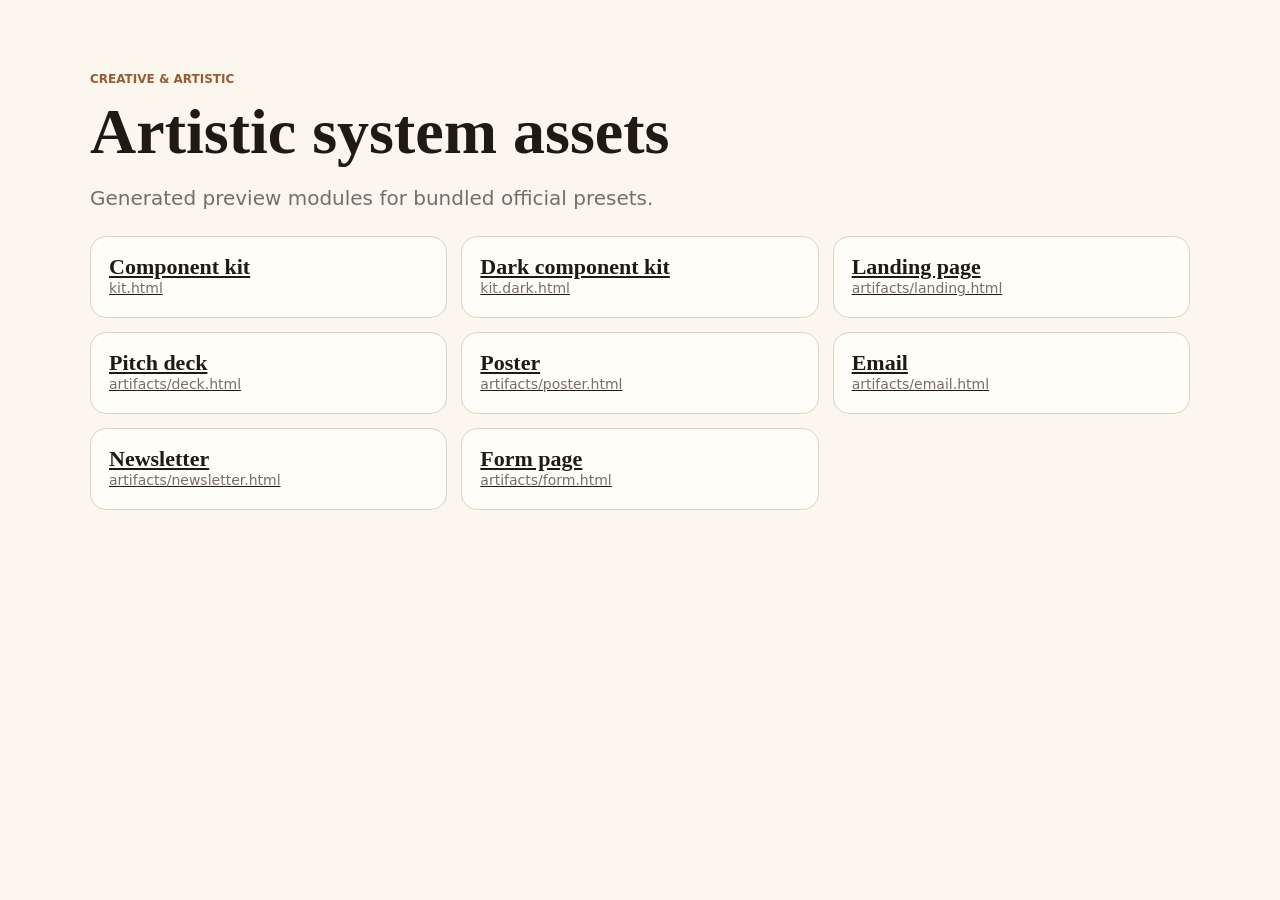
<file: design-systems/artistic/system/index.html>
<!doctype html>
<html lang="en">
<head>
  <meta charset="utf-8" />
  <meta name="viewport" content="width=device-width, initial-scale=1" />
  <title>Artistic - system assets</title>
  <style>
:root {
    --accent: #9b5b32;
    --accent-active: color-mix(in oklab, var(--accent), black 14%);
    --accent-hover: color-mix(in oklab, var(--accent), black 8%);
    --accent-on: #ffffff;
    --bg: #fbf6ee;
    --border: #ded2c3;
    --border-soft: #eee4d7;
    --container-gutter-desktop: 36px;
    --container-gutter-phone: 16px;
    --container-gutter-tablet: 24px;
    --container-max: 1180px;
    --danger: #b33a3a;
    --ease-standard: cubic-bezier(0.2, 0, 0, 1);
    --elev-flat: none;
    --elev-raised: 0 20px 52px rgba(32, 25, 20, 0.12);
    --elev-ring: 0 0 0 1px var(--border);
    --fg: #201914;
    --fg-2: #4c4037;
    --focus-ring: 0 0 0 4px rgba(155, 91, 50, 0.24);
    --font-body: Inter, system-ui, sans-serif;
    --font-display: Georgia, "Times New Roman", serif;
    --font-mono: "SF Mono", ui-monospace, Menlo, monospace;
    --leading-body: 1.62;
    --leading-tight: 1;
    --meta: #9b5b32;
    --motion-base: 240ms;
    --motion-fast: 150ms;
    --muted: #7a6d63;
    --radius-lg: 24px;
    --radius-md: 16px;
    --radius-pill: 9999px;
    --radius-sm: 10px;
    --section-y-desktop: 112px;
    --section-y-phone: 56px;
    --section-y-tablet: 80px;
    --space-1: 4px;
    --space-12: 48px;
    --space-2: 8px;
    --space-3: 12px;
    --space-4: 16px;
    --space-5: 20px;
    --space-6: 24px;
    --space-8: 32px;
    --success: #4f8a4f;
    --surface: #fffdf8;
    --surface-warm: #f1e3cf;
    --text-2xl: 42px;
    --text-3xl: 64px;
    --text-4xl: 88px;
    --text-base: 17px;
    --text-lg: 20px;
    --text-sm: 14px;
    --text-xl: 28px;
    --text-xs: 12px;
    --tracking-display: -0.025em;
    --warn: #c9822f;
}
:root {
  --od-page-bg: #fbf6ee;
  --od-surface: #fffdf8;
  --od-text: #201914;
  --od-muted: #7a6d63;
  --od-border: #ded2c3;
  --od-accent: #9b5b32;
  --od-radius: 16px;
  --od-font-body: Inter, system-ui, sans-serif;
  --od-font-display: Georgia, "Times New Roman", serif;
}
* { box-sizing: border-box; }
body {
  margin: 0;
  min-height: 100vh;
  background: var(--od-page-bg);
  color: var(--od-text);
  font-family: var(--od-font-body);
  -webkit-font-smoothing: antialiased;
}
a { color: inherit; }
.page { width: min(1100px, calc(100vw - 48px)); margin: 0 auto; padding: 72px 0; }
.eyebrow { color: var(--od-accent); font-size: 12px; font-weight: 750; letter-spacing: 0; text-transform: uppercase; }
.hero { display: grid; grid-template-columns: 1.05fr .95fr; gap: 32px; align-items: center; }
h1, h2, h3, p { margin: 0; }
h1, h2, h3 { font-family: var(--od-font-display); letter-spacing: 0; line-height: 1.05; }
h1 { margin-top: 12px; font-size: 64px; }
h2 { font-size: 40px; }
h3 { font-size: 22px; }
.lead { margin-top: 18px; color: var(--od-muted); font-size: 20px; line-height: 1.55; }
.actions { display: flex; flex-wrap: wrap; gap: 12px; margin-top: 28px; }
.button { display: inline-flex; min-height: 44px; align-items: center; justify-content: center; border-radius: var(--od-radius); padding: 0 18px; font-weight: 750; text-decoration: none; border: 1px solid var(--od-border); }
.button.primary { background: var(--od-accent); border-color: var(--od-accent); color: #ffffff; }
.button.secondary { background: var(--od-surface); }
.panel, .card, .field, .slide, .email, .poster { border: 1px solid var(--od-border); border-radius: var(--od-radius); background: var(--od-surface); }
.panel { padding: 24px; box-shadow: 0 24px 80px rgba(15, 17, 23, 0.08); }
.metric-grid, .card-grid { display: grid; grid-template-columns: repeat(3, minmax(0, 1fr)); gap: 14px; margin-top: 22px; }
.metric, .card { padding: 18px; }
.metric strong { display: block; font-size: 30px; line-height: 1; }
.metric span, .card p, .field span { color: var(--od-muted); font-size: 14px; line-height: 1.5; }
.chip-row { display: flex; flex-wrap: wrap; gap: 10px; margin-top: 18px; }
.chip { border: 1px solid var(--od-border); border-radius: 999px; padding: 8px 12px; color: var(--od-muted); }
input, textarea, select { width: 100%; min-height: 44px; border: 1px solid var(--od-border); border-radius: var(--od-radius); background: var(--od-page-bg); color: var(--od-text); font: inherit; padding: 10px 12px; }
label { display: grid; gap: 8px; color: var(--od-muted); font-size: 13px; font-weight: 700; }
@media (max-width: 820px) { .hero, .metric-grid, .card-grid { grid-template-columns: 1fr; } .page { width: min(100vw - 28px, 1100px); padding: 40px 0; } h1 { font-size: 42px; } h2 { font-size: 30px; } }
</style>
</head>
<body>
  <main class="page">
    <p class="eyebrow">Creative &amp; Artistic</p>
    <h1>Artistic system assets</h1>
    <p class="lead">Generated preview modules for bundled official presets.</p>
    <section class="card-grid"><a class="card" href="kit.html"><h3>Component kit</h3><p>kit.html</p></a>
<a class="card" href="kit.dark.html"><h3>Dark component kit</h3><p>kit.dark.html</p></a>
<a class="card" href="artifacts/landing.html"><h3>Landing page</h3><p>artifacts/landing.html</p></a>
<a class="card" href="artifacts/deck.html"><h3>Pitch deck</h3><p>artifacts/deck.html</p></a>
<a class="card" href="artifacts/poster.html"><h3>Poster</h3><p>artifacts/poster.html</p></a>
<a class="card" href="artifacts/email.html"><h3>Email</h3><p>artifacts/email.html</p></a>
<a class="card" href="artifacts/newsletter.html"><h3>Newsletter</h3><p>artifacts/newsletter.html</p></a>
<a class="card" href="artifacts/form.html"><h3>Form page</h3><p>artifacts/form.html</p></a></section>
  </main>
</body>
</html>
</file>
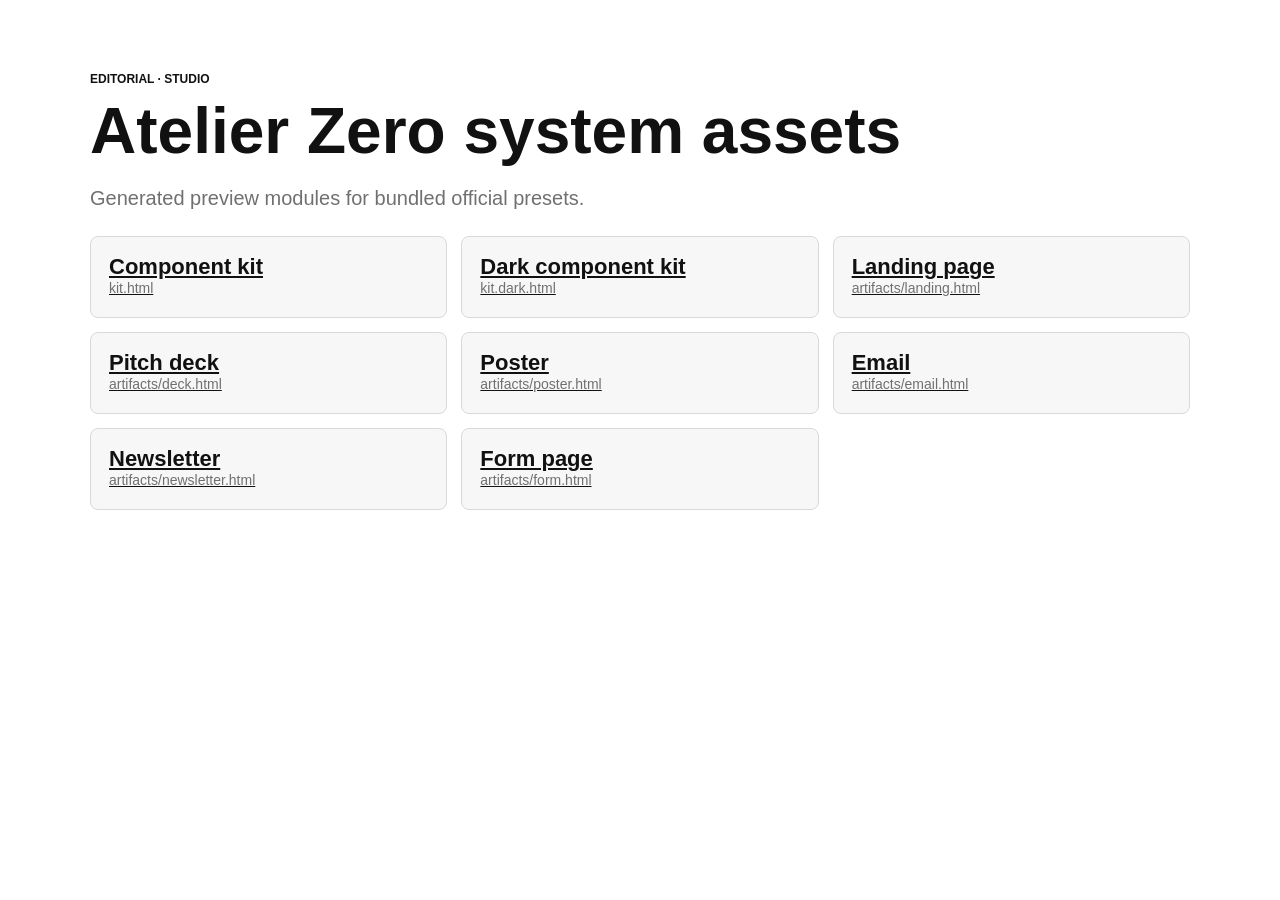
<file: design-systems/atelier-zero/system/index.html>
<!doctype html>
<html lang="en">
<head>
  <meta charset="utf-8" />
  <meta name="viewport" content="width=device-width, initial-scale=1" />
  <title>Atelier Zero - system assets</title>
  <style>
:root {
    --accent: #111111;
    --accent-active: color-mix(in oklab, var(--accent), black 14%);
    --accent-hover: color-mix(in oklab, var(--accent), black 8%);
    --accent-on: #ffffff;
    --bg: #ffffff;
    --border: #d9d9d9;
    --border-soft: #eeeeee;
    --container-gutter-desktop: 36px;
    --container-gutter-phone: 16px;
    --container-gutter-tablet: 24px;
    --container-max: 1180px;
    --danger: #c53030;
    --ease-standard: cubic-bezier(0.2, 0, 0, 1);
    --elev-flat: none;
    --elev-raised: 0 16px 40px rgba(0, 0, 0, 0.10);
    --elev-ring: 0 0 0 1px var(--border);
    --fg: #111111;
    --fg-2: #3a3a3a;
    --focus-ring: 0 0 0 3px rgba(17, 17, 17, 0.18);
    --font-body: "Helvetica Neue", Arial, sans-serif;
    --font-display: "Helvetica Neue", Arial, sans-serif;
    --font-mono: "SF Mono", ui-monospace, Menlo, monospace;
    --leading-body: 1.52;
    --leading-tight: 1.06;
    --meta: #111111;
    --motion-base: 240ms;
    --motion-fast: 150ms;
    --muted: #707070;
    --radius-lg: 12px;
    --radius-md: 8px;
    --radius-pill: 9999px;
    --radius-sm: 4px;
    --section-y-desktop: 96px;
    --section-y-phone: 48px;
    --section-y-tablet: 68px;
    --space-1: 4px;
    --space-12: 48px;
    --space-2: 8px;
    --space-3: 12px;
    --space-4: 16px;
    --space-5: 20px;
    --space-6: 24px;
    --space-8: 32px;
    --success: #168a46;
    --surface: #f7f7f7;
    --surface-warm: #eeeeee;
    --text-2xl: 36px;
    --text-3xl: 54px;
    --text-4xl: 76px;
    --text-base: 16px;
    --text-lg: 18px;
    --text-sm: 14px;
    --text-xl: 24px;
    --text-xs: 12px;
    --tracking-display: -0.025em;
    --warn: #b7791f;
}
:root {
  --od-page-bg: #ffffff;
  --od-surface: #f7f7f7;
  --od-text: #111111;
  --od-muted: #707070;
  --od-border: #d9d9d9;
  --od-accent: #111111;
  --od-radius: 8px;
  --od-font-body: "Helvetica Neue", Arial, sans-serif;
  --od-font-display: "Helvetica Neue", Arial, sans-serif;
}
* { box-sizing: border-box; }
body {
  margin: 0;
  min-height: 100vh;
  background: var(--od-page-bg);
  color: var(--od-text);
  font-family: var(--od-font-body);
  -webkit-font-smoothing: antialiased;
}
a { color: inherit; }
.page { width: min(1100px, calc(100vw - 48px)); margin: 0 auto; padding: 72px 0; }
.eyebrow { color: var(--od-accent); font-size: 12px; font-weight: 750; letter-spacing: 0; text-transform: uppercase; }
.hero { display: grid; grid-template-columns: 1.05fr .95fr; gap: 32px; align-items: center; }
h1, h2, h3, p { margin: 0; }
h1, h2, h3 { font-family: var(--od-font-display); letter-spacing: 0; line-height: 1.05; }
h1 { margin-top: 12px; font-size: 64px; }
h2 { font-size: 40px; }
h3 { font-size: 22px; }
.lead { margin-top: 18px; color: var(--od-muted); font-size: 20px; line-height: 1.55; }
.actions { display: flex; flex-wrap: wrap; gap: 12px; margin-top: 28px; }
.button { display: inline-flex; min-height: 44px; align-items: center; justify-content: center; border-radius: var(--od-radius); padding: 0 18px; font-weight: 750; text-decoration: none; border: 1px solid var(--od-border); }
.button.primary { background: var(--od-accent); border-color: var(--od-accent); color: #ffffff; }
.button.secondary { background: var(--od-surface); }
.panel, .card, .field, .slide, .email, .poster { border: 1px solid var(--od-border); border-radius: var(--od-radius); background: var(--od-surface); }
.panel { padding: 24px; box-shadow: 0 24px 80px rgba(15, 17, 23, 0.08); }
.metric-grid, .card-grid { display: grid; grid-template-columns: repeat(3, minmax(0, 1fr)); gap: 14px; margin-top: 22px; }
.metric, .card { padding: 18px; }
.metric strong { display: block; font-size: 30px; line-height: 1; }
.metric span, .card p, .field span { color: var(--od-muted); font-size: 14px; line-height: 1.5; }
.chip-row { display: flex; flex-wrap: wrap; gap: 10px; margin-top: 18px; }
.chip { border: 1px solid var(--od-border); border-radius: 999px; padding: 8px 12px; color: var(--od-muted); }
input, textarea, select { width: 100%; min-height: 44px; border: 1px solid var(--od-border); border-radius: var(--od-radius); background: var(--od-page-bg); color: var(--od-text); font: inherit; padding: 10px 12px; }
label { display: grid; gap: 8px; color: var(--od-muted); font-size: 13px; font-weight: 700; }
@media (max-width: 820px) { .hero, .metric-grid, .card-grid { grid-template-columns: 1fr; } .page { width: min(100vw - 28px, 1100px); padding: 40px 0; } h1 { font-size: 42px; } h2 { font-size: 30px; } }
</style>
</head>
<body>
  <main class="page">
    <p class="eyebrow">Editorial · Studio</p>
    <h1>Atelier Zero system assets</h1>
    <p class="lead">Generated preview modules for bundled official presets.</p>
    <section class="card-grid"><a class="card" href="kit.html"><h3>Component kit</h3><p>kit.html</p></a>
<a class="card" href="kit.dark.html"><h3>Dark component kit</h3><p>kit.dark.html</p></a>
<a class="card" href="artifacts/landing.html"><h3>Landing page</h3><p>artifacts/landing.html</p></a>
<a class="card" href="artifacts/deck.html"><h3>Pitch deck</h3><p>artifacts/deck.html</p></a>
<a class="card" href="artifacts/poster.html"><h3>Poster</h3><p>artifacts/poster.html</p></a>
<a class="card" href="artifacts/email.html"><h3>Email</h3><p>artifacts/email.html</p></a>
<a class="card" href="artifacts/newsletter.html"><h3>Newsletter</h3><p>artifacts/newsletter.html</p></a>
<a class="card" href="artifacts/form.html"><h3>Form page</h3><p>artifacts/form.html</p></a></section>
  </main>
</body>
</html>
</file>
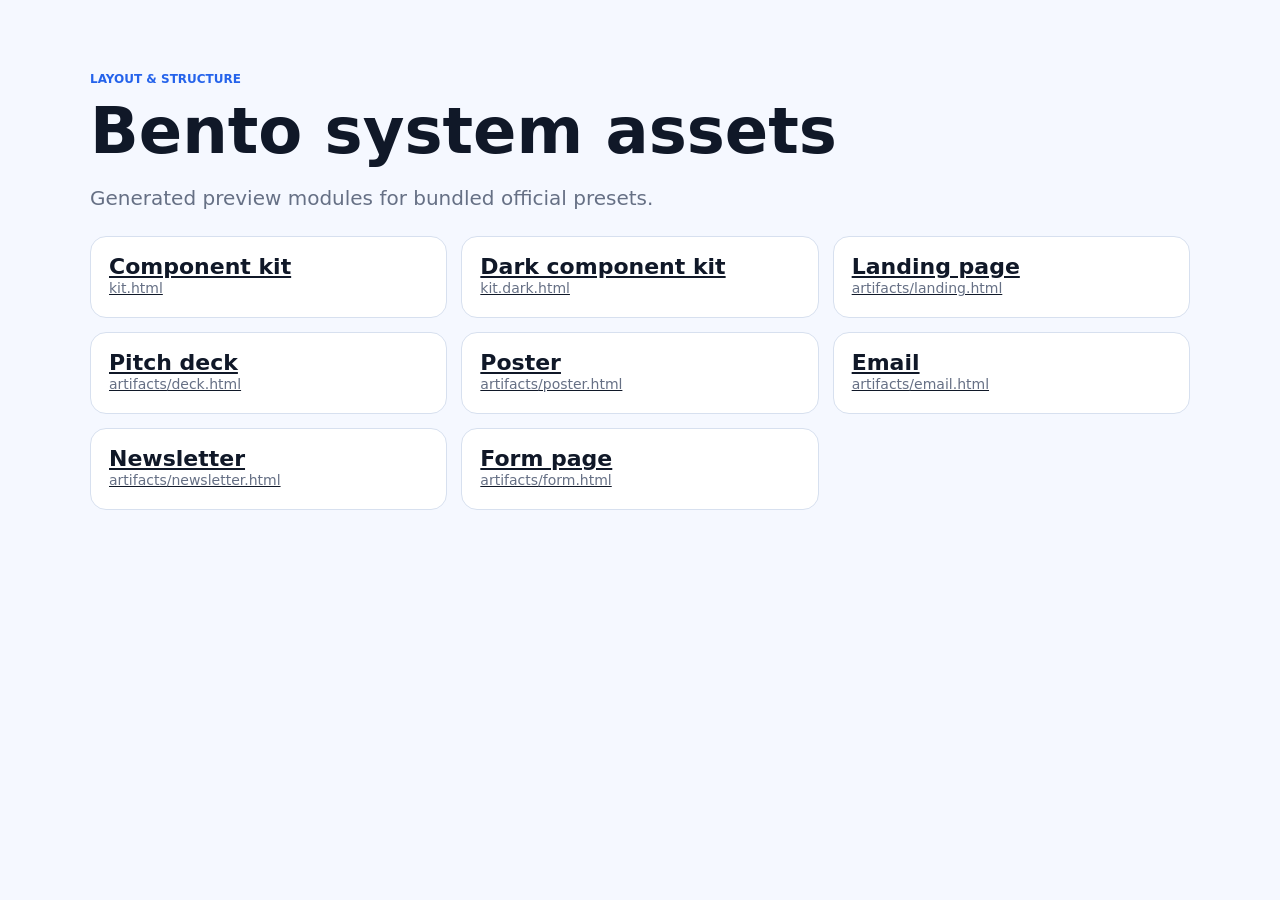
<file: design-systems/bento/system/index.html>
<!doctype html>
<html lang="en">
<head>
  <meta charset="utf-8" />
  <meta name="viewport" content="width=device-width, initial-scale=1" />
  <title>Bento - system assets</title>
  <style>
:root {
    --accent: #2563eb;
    --accent-active: color-mix(in oklab, var(--accent), black 14%);
    --accent-hover: color-mix(in oklab, var(--accent), black 8%);
    --accent-on: #ffffff;
    --bg: #f5f8ff;
    --border: #d7e0ef;
    --border-soft: #edf2f8;
    --container-gutter-desktop: 36px;
    --container-gutter-phone: 16px;
    --container-gutter-tablet: 24px;
    --container-max: 1180px;
    --danger: #ef4444;
    --ease-standard: cubic-bezier(0.2, 0, 0, 1);
    --elev-flat: none;
    --elev-raised: 0 20px 52px rgba(16, 24, 40, 0.11);
    --elev-ring: 0 0 0 1px var(--border);
    --fg: #101828;
    --fg-2: #344054;
    --focus-ring: 0 0 0 4px rgba(37, 99, 235, 0.22);
    --font-body: Inter, system-ui, sans-serif;
    --font-display: Inter, system-ui, sans-serif;
    --font-mono: "SF Mono", ui-monospace, Menlo, monospace;
    --leading-body: 1.52;
    --leading-tight: 1.06;
    --meta: #2563eb;
    --motion-base: 240ms;
    --motion-fast: 150ms;
    --muted: #667085;
    --radius-lg: 24px;
    --radius-md: 16px;
    --radius-pill: 9999px;
    --radius-sm: 10px;
    --section-y-desktop: 96px;
    --section-y-phone: 48px;
    --section-y-tablet: 68px;
    --space-1: 4px;
    --space-12: 48px;
    --space-2: 8px;
    --space-3: 12px;
    --space-4: 16px;
    --space-5: 20px;
    --space-6: 24px;
    --space-8: 32px;
    --success: #16a34a;
    --surface: #ffffff;
    --surface-warm: #eaf1ff;
    --text-2xl: 36px;
    --text-3xl: 54px;
    --text-4xl: 76px;
    --text-base: 16px;
    --text-lg: 18px;
    --text-sm: 14px;
    --text-xl: 24px;
    --text-xs: 12px;
    --tracking-display: -0.025em;
    --warn: #f59e0b;
}
:root {
  --od-page-bg: #f5f8ff;
  --od-surface: #ffffff;
  --od-text: #101828;
  --od-muted: #667085;
  --od-border: #d7e0ef;
  --od-accent: #2563eb;
  --od-radius: 16px;
  --od-font-body: Inter, system-ui, sans-serif;
  --od-font-display: Inter, system-ui, sans-serif;
}
* { box-sizing: border-box; }
body {
  margin: 0;
  min-height: 100vh;
  background: var(--od-page-bg);
  color: var(--od-text);
  font-family: var(--od-font-body);
  -webkit-font-smoothing: antialiased;
}
a { color: inherit; }
.page { width: min(1100px, calc(100vw - 48px)); margin: 0 auto; padding: 72px 0; }
.eyebrow { color: var(--od-accent); font-size: 12px; font-weight: 750; letter-spacing: 0; text-transform: uppercase; }
.hero { display: grid; grid-template-columns: 1.05fr .95fr; gap: 32px; align-items: center; }
h1, h2, h3, p { margin: 0; }
h1, h2, h3 { font-family: var(--od-font-display); letter-spacing: 0; line-height: 1.05; }
h1 { margin-top: 12px; font-size: 64px; }
h2 { font-size: 40px; }
h3 { font-size: 22px; }
.lead { margin-top: 18px; color: var(--od-muted); font-size: 20px; line-height: 1.55; }
.actions { display: flex; flex-wrap: wrap; gap: 12px; margin-top: 28px; }
.button { display: inline-flex; min-height: 44px; align-items: center; justify-content: center; border-radius: var(--od-radius); padding: 0 18px; font-weight: 750; text-decoration: none; border: 1px solid var(--od-border); }
.button.primary { background: var(--od-accent); border-color: var(--od-accent); color: #ffffff; }
.button.secondary { background: var(--od-surface); }
.panel, .card, .field, .slide, .email, .poster { border: 1px solid var(--od-border); border-radius: var(--od-radius); background: var(--od-surface); }
.panel { padding: 24px; box-shadow: 0 24px 80px rgba(15, 17, 23, 0.08); }
.metric-grid, .card-grid { display: grid; grid-template-columns: repeat(3, minmax(0, 1fr)); gap: 14px; margin-top: 22px; }
.metric, .card { padding: 18px; }
.metric strong { display: block; font-size: 30px; line-height: 1; }
.metric span, .card p, .field span { color: var(--od-muted); font-size: 14px; line-height: 1.5; }
.chip-row { display: flex; flex-wrap: wrap; gap: 10px; margin-top: 18px; }
.chip { border: 1px solid var(--od-border); border-radius: 999px; padding: 8px 12px; color: var(--od-muted); }
input, textarea, select { width: 100%; min-height: 44px; border: 1px solid var(--od-border); border-radius: var(--od-radius); background: var(--od-page-bg); color: var(--od-text); font: inherit; padding: 10px 12px; }
label { display: grid; gap: 8px; color: var(--od-muted); font-size: 13px; font-weight: 700; }
@media (max-width: 820px) { .hero, .metric-grid, .card-grid { grid-template-columns: 1fr; } .page { width: min(100vw - 28px, 1100px); padding: 40px 0; } h1 { font-size: 42px; } h2 { font-size: 30px; } }
</style>
</head>
<body>
  <main class="page">
    <p class="eyebrow">Layout &amp; Structure</p>
    <h1>Bento system assets</h1>
    <p class="lead">Generated preview modules for bundled official presets.</p>
    <section class="card-grid"><a class="card" href="kit.html"><h3>Component kit</h3><p>kit.html</p></a>
<a class="card" href="kit.dark.html"><h3>Dark component kit</h3><p>kit.dark.html</p></a>
<a class="card" href="artifacts/landing.html"><h3>Landing page</h3><p>artifacts/landing.html</p></a>
<a class="card" href="artifacts/deck.html"><h3>Pitch deck</h3><p>artifacts/deck.html</p></a>
<a class="card" href="artifacts/poster.html"><h3>Poster</h3><p>artifacts/poster.html</p></a>
<a class="card" href="artifacts/email.html"><h3>Email</h3><p>artifacts/email.html</p></a>
<a class="card" href="artifacts/newsletter.html"><h3>Newsletter</h3><p>artifacts/newsletter.html</p></a>
<a class="card" href="artifacts/form.html"><h3>Form page</h3><p>artifacts/form.html</p></a></section>
  </main>
</body>
</html>
</file>
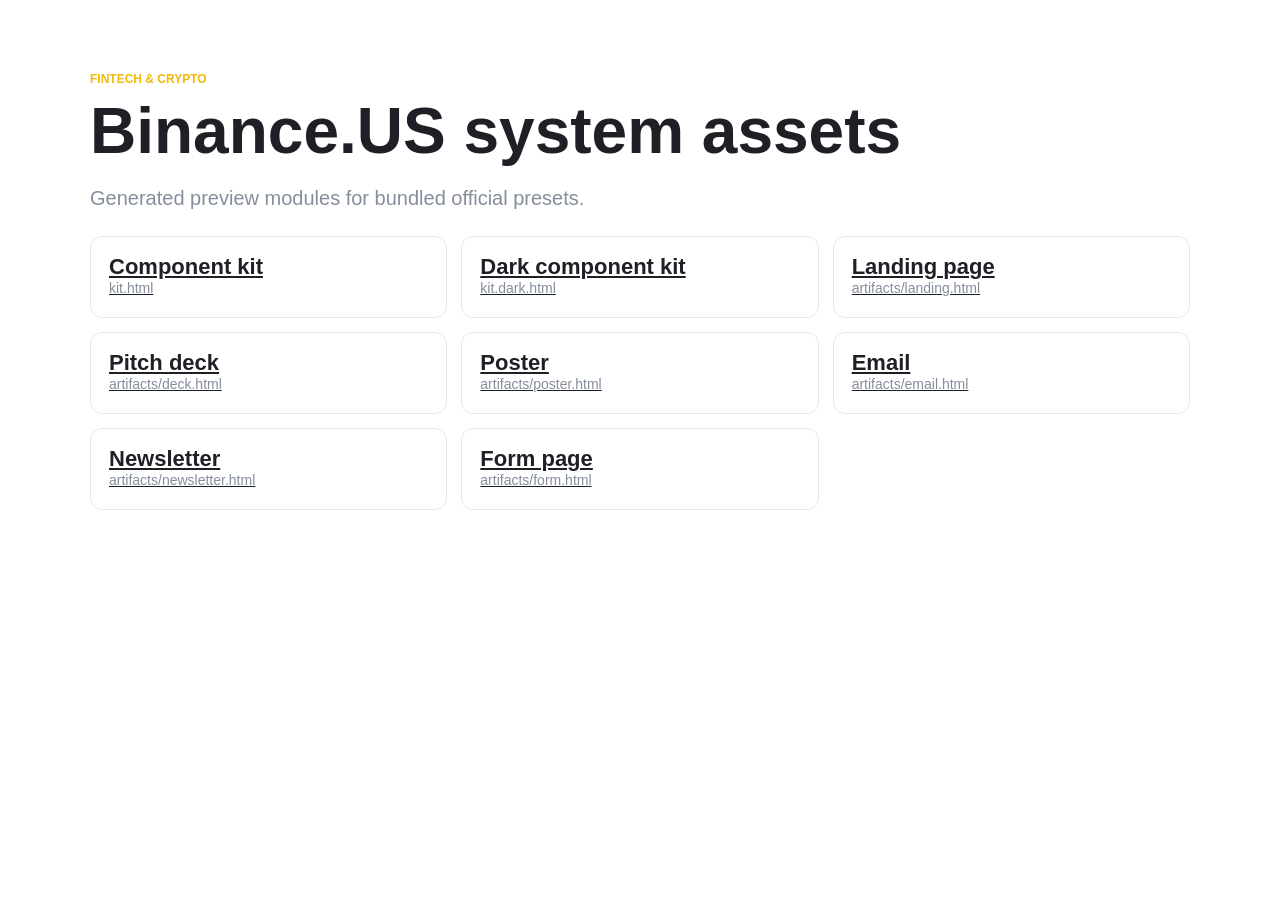
<file: design-systems/binance/system/index.html>
<!doctype html>
<html lang="en">
<head>
  <meta charset="utf-8" />
  <meta name="viewport" content="width=device-width, initial-scale=1" />
  <title>Binance.US - system assets</title>
  <style>
:root {
    --accent: #f0b90b;
    --accent-active: #d0980b;
    --accent-hover: #1eaedb;
    --accent-on: #1e2026;
    --bg: #ffffff;
    --border: #e6e8ea;
    --border-soft: #f0f1f2;
    --container-gutter-desktop: 32px;
    --container-gutter-phone: 16px;
    --container-gutter-tablet: 16px;
    --container-max: 1200px;
    --danger: #f6465d;
    --ease-standard: cubic-bezier(0.2, 0, 0, 1);
    --elev-flat: none;
    --elev-raised: 0 3px 5px 0 rgba(32, 32, 37, 0.05);
    --elev-ring: 0 0 0 1px var(--border);
    --fg: #1e2026;
    --fg-2: #32313a;
    --focus-ring: 0 0 0 2px #1eaedb;
    --font-body: BinancePlex, Arial, sans-serif;
    --font-display: BinancePlex, Arial, sans-serif;
    --font-mono: ui-monospace, "SF Mono", "JetBrains Mono", Menlo, Monaco, Consolas, monospace;
    --leading-body: 1.5;
    --leading-tight: 1.0;
    --meta: #777e90;
    --motion-base: 200ms;
    --motion-fast: 150ms;
    --muted: #848e9c;
    --radius-lg: 24px;
    --radius-md: 12px;
    --radius-pill: 9999px;
    --radius-sm: 8px;
    --section-y-desktop: 80px;
    --section-y-phone: 32px;
    --section-y-tablet: 48px;
    --space-1: 4px;
    --space-12: 48px;
    --space-2: 8px;
    --space-3: 12px;
    --space-4: 16px;
    --space-5: 20px;
    --space-6: 24px;
    --space-8: 32px;
    --success: #0ecb81;
    --surface: #ffffff;
    --surface-warm: #f5f5f5;
    --text-2xl: 28px;
    --text-3xl: 34px;
    --text-4xl: 60px;
    --text-base: 16px;
    --text-lg: 20px;
    --text-sm: 14px;
    --text-xl: 24px;
    --text-xs: 11px;
    --tracking-display: 0;
    --warn: #eab308;
}
:root {
  --od-page-bg: #ffffff;
  --od-surface: #ffffff;
  --od-text: #1e2026;
  --od-muted: #848e9c;
  --od-border: #e6e8ea;
  --od-accent: #f0b90b;
  --od-radius: 12px;
  --od-font-body: BinancePlex, Arial, sans-serif;
  --od-font-display: BinancePlex, Arial, sans-serif;
}
* { box-sizing: border-box; }
body {
  margin: 0;
  min-height: 100vh;
  background: var(--od-page-bg);
  color: var(--od-text);
  font-family: var(--od-font-body);
  -webkit-font-smoothing: antialiased;
}
a { color: inherit; }
.page { width: min(1100px, calc(100vw - 48px)); margin: 0 auto; padding: 72px 0; }
.eyebrow { color: var(--od-accent); font-size: 12px; font-weight: 750; letter-spacing: 0; text-transform: uppercase; }
.hero { display: grid; grid-template-columns: 1.05fr .95fr; gap: 32px; align-items: center; }
h1, h2, h3, p { margin: 0; }
h1, h2, h3 { font-family: var(--od-font-display); letter-spacing: 0; line-height: 1.05; }
h1 { margin-top: 12px; font-size: 64px; }
h2 { font-size: 40px; }
h3 { font-size: 22px; }
.lead { margin-top: 18px; color: var(--od-muted); font-size: 20px; line-height: 1.55; }
.actions { display: flex; flex-wrap: wrap; gap: 12px; margin-top: 28px; }
.button { display: inline-flex; min-height: 44px; align-items: center; justify-content: center; border-radius: var(--od-radius); padding: 0 18px; font-weight: 750; text-decoration: none; border: 1px solid var(--od-border); }
.button.primary { background: var(--od-accent); border-color: var(--od-accent); color: #ffffff; }
.button.secondary { background: var(--od-surface); }
.panel, .card, .field, .slide, .email, .poster { border: 1px solid var(--od-border); border-radius: var(--od-radius); background: var(--od-surface); }
.panel { padding: 24px; box-shadow: 0 24px 80px rgba(15, 17, 23, 0.08); }
.metric-grid, .card-grid { display: grid; grid-template-columns: repeat(3, minmax(0, 1fr)); gap: 14px; margin-top: 22px; }
.metric, .card { padding: 18px; }
.metric strong { display: block; font-size: 30px; line-height: 1; }
.metric span, .card p, .field span { color: var(--od-muted); font-size: 14px; line-height: 1.5; }
.chip-row { display: flex; flex-wrap: wrap; gap: 10px; margin-top: 18px; }
.chip { border: 1px solid var(--od-border); border-radius: 999px; padding: 8px 12px; color: var(--od-muted); }
input, textarea, select { width: 100%; min-height: 44px; border: 1px solid var(--od-border); border-radius: var(--od-radius); background: var(--od-page-bg); color: var(--od-text); font: inherit; padding: 10px 12px; }
label { display: grid; gap: 8px; color: var(--od-muted); font-size: 13px; font-weight: 700; }
@media (max-width: 820px) { .hero, .metric-grid, .card-grid { grid-template-columns: 1fr; } .page { width: min(100vw - 28px, 1100px); padding: 40px 0; } h1 { font-size: 42px; } h2 { font-size: 30px; } }
</style>
</head>
<body>
  <main class="page">
    <p class="eyebrow">Fintech &amp; Crypto</p>
    <h1>Binance.US system assets</h1>
    <p class="lead">Generated preview modules for bundled official presets.</p>
    <section class="card-grid"><a class="card" href="kit.html"><h3>Component kit</h3><p>kit.html</p></a>
<a class="card" href="kit.dark.html"><h3>Dark component kit</h3><p>kit.dark.html</p></a>
<a class="card" href="artifacts/landing.html"><h3>Landing page</h3><p>artifacts/landing.html</p></a>
<a class="card" href="artifacts/deck.html"><h3>Pitch deck</h3><p>artifacts/deck.html</p></a>
<a class="card" href="artifacts/poster.html"><h3>Poster</h3><p>artifacts/poster.html</p></a>
<a class="card" href="artifacts/email.html"><h3>Email</h3><p>artifacts/email.html</p></a>
<a class="card" href="artifacts/newsletter.html"><h3>Newsletter</h3><p>artifacts/newsletter.html</p></a>
<a class="card" href="artifacts/form.html"><h3>Form page</h3><p>artifacts/form.html</p></a></section>
  </main>
</body>
</html>
</file>
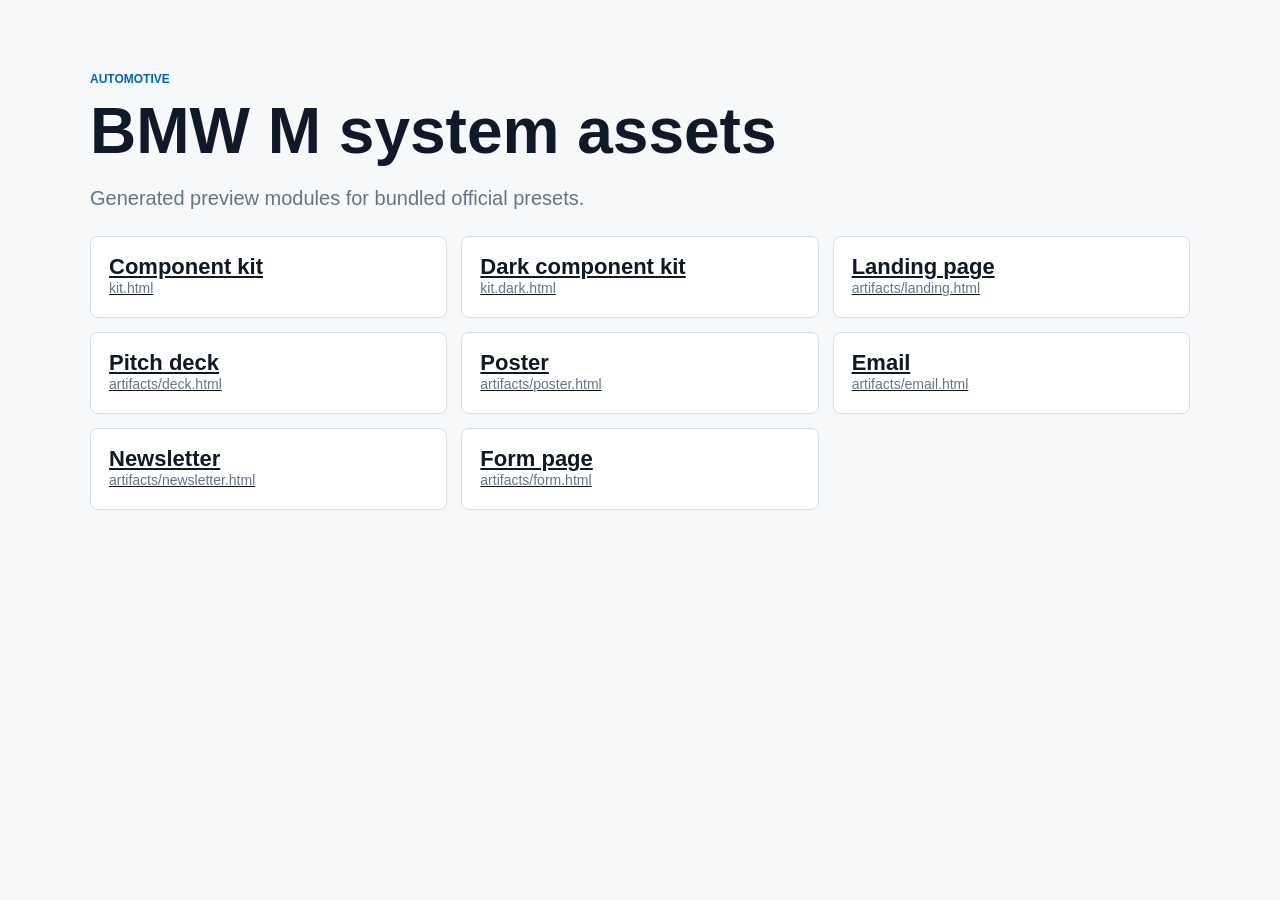
<file: design-systems/bmw-m/system/index.html>
<!doctype html>
<html lang="en">
<head>
  <meta charset="utf-8" />
  <meta name="viewport" content="width=device-width, initial-scale=1" />
  <title>BMW M - system assets</title>
  <style>
:root {
    --accent: #0066b1;
    --accent-active: color-mix(in oklab, var(--accent), black 14%);
    --accent-hover: color-mix(in oklab, var(--accent), black 8%);
    --accent-on: #ffffff;
    --bg: #f7f8fa;
    --border: #d7dee8;
    --border-soft: #edf1f6;
    --container-gutter-desktop: 40px;
    --container-gutter-phone: 18px;
    --container-gutter-tablet: 28px;
    --container-max: 1220px;
    --danger: #e4002b;
    --ease-standard: cubic-bezier(0.16, 1, 0.3, 1);
    --elev-flat: none;
    --elev-raised: 0 22px 56px rgba(17, 24, 39, 0.12);
    --elev-ring: 0 0 0 1px var(--border);
    --fg: #111827;
    --fg-2: #334155;
    --focus-ring: 0 0 0 4px rgba(0, 102, 177, 0.24);
    --font-body: "BMWTypeNext", "Helvetica Neue", Arial, sans-serif;
    --font-display: "BMWTypeNext", "Helvetica Neue", Arial, sans-serif;
    --font-mono: "SF Mono", ui-monospace, Menlo, monospace;
    --leading-body: 1.5;
    --leading-tight: 1.02;
    --meta: #0066b1;
    --motion-base: 220ms;
    --motion-fast: 130ms;
    --muted: #64748b;
    --radius-lg: 14px;
    --radius-md: 8px;
    --radius-pill: 9999px;
    --radius-sm: 4px;
    --section-y-desktop: 104px;
    --section-y-phone: 52px;
    --section-y-tablet: 76px;
    --space-1: 4px;
    --space-12: 48px;
    --space-2: 8px;
    --space-3: 12px;
    --space-4: 16px;
    --space-5: 20px;
    --space-6: 24px;
    --space-8: 32px;
    --success: #16a34a;
    --surface: #ffffff;
    --surface-warm: #eef3f8;
    --text-2xl: 36px;
    --text-3xl: 56px;
    --text-4xl: 78px;
    --text-base: 16px;
    --text-lg: 18px;
    --text-sm: 14px;
    --text-xl: 24px;
    --text-xs: 12px;
    --tracking-display: -0.025em;
    --warn: #f59e0b;
}
:root {
  --od-page-bg: #f7f8fa;
  --od-surface: #ffffff;
  --od-text: #111827;
  --od-muted: #64748b;
  --od-border: #d7dee8;
  --od-accent: #0066b1;
  --od-radius: 8px;
  --od-font-body: "BMWTypeNext", "Helvetica Neue", Arial, sans-serif;
  --od-font-display: "BMWTypeNext", "Helvetica Neue", Arial, sans-serif;
}
* { box-sizing: border-box; }
body {
  margin: 0;
  min-height: 100vh;
  background: var(--od-page-bg);
  color: var(--od-text);
  font-family: var(--od-font-body);
  -webkit-font-smoothing: antialiased;
}
a { color: inherit; }
.page { width: min(1100px, calc(100vw - 48px)); margin: 0 auto; padding: 72px 0; }
.eyebrow { color: var(--od-accent); font-size: 12px; font-weight: 750; letter-spacing: 0; text-transform: uppercase; }
.hero { display: grid; grid-template-columns: 1.05fr .95fr; gap: 32px; align-items: center; }
h1, h2, h3, p { margin: 0; }
h1, h2, h3 { font-family: var(--od-font-display); letter-spacing: 0; line-height: 1.05; }
h1 { margin-top: 12px; font-size: 64px; }
h2 { font-size: 40px; }
h3 { font-size: 22px; }
.lead { margin-top: 18px; color: var(--od-muted); font-size: 20px; line-height: 1.55; }
.actions { display: flex; flex-wrap: wrap; gap: 12px; margin-top: 28px; }
.button { display: inline-flex; min-height: 44px; align-items: center; justify-content: center; border-radius: var(--od-radius); padding: 0 18px; font-weight: 750; text-decoration: none; border: 1px solid var(--od-border); }
.button.primary { background: var(--od-accent); border-color: var(--od-accent); color: #ffffff; }
.button.secondary { background: var(--od-surface); }
.panel, .card, .field, .slide, .email, .poster { border: 1px solid var(--od-border); border-radius: var(--od-radius); background: var(--od-surface); }
.panel { padding: 24px; box-shadow: 0 24px 80px rgba(15, 17, 23, 0.08); }
.metric-grid, .card-grid { display: grid; grid-template-columns: repeat(3, minmax(0, 1fr)); gap: 14px; margin-top: 22px; }
.metric, .card { padding: 18px; }
.metric strong { display: block; font-size: 30px; line-height: 1; }
.metric span, .card p, .field span { color: var(--od-muted); font-size: 14px; line-height: 1.5; }
.chip-row { display: flex; flex-wrap: wrap; gap: 10px; margin-top: 18px; }
.chip { border: 1px solid var(--od-border); border-radius: 999px; padding: 8px 12px; color: var(--od-muted); }
input, textarea, select { width: 100%; min-height: 44px; border: 1px solid var(--od-border); border-radius: var(--od-radius); background: var(--od-page-bg); color: var(--od-text); font: inherit; padding: 10px 12px; }
label { display: grid; gap: 8px; color: var(--od-muted); font-size: 13px; font-weight: 700; }
@media (max-width: 820px) { .hero, .metric-grid, .card-grid { grid-template-columns: 1fr; } .page { width: min(100vw - 28px, 1100px); padding: 40px 0; } h1 { font-size: 42px; } h2 { font-size: 30px; } }
</style>
</head>
<body>
  <main class="page">
    <p class="eyebrow">Automotive</p>
    <h1>BMW M system assets</h1>
    <p class="lead">Generated preview modules for bundled official presets.</p>
    <section class="card-grid"><a class="card" href="kit.html"><h3>Component kit</h3><p>kit.html</p></a>
<a class="card" href="kit.dark.html"><h3>Dark component kit</h3><p>kit.dark.html</p></a>
<a class="card" href="artifacts/landing.html"><h3>Landing page</h3><p>artifacts/landing.html</p></a>
<a class="card" href="artifacts/deck.html"><h3>Pitch deck</h3><p>artifacts/deck.html</p></a>
<a class="card" href="artifacts/poster.html"><h3>Poster</h3><p>artifacts/poster.html</p></a>
<a class="card" href="artifacts/email.html"><h3>Email</h3><p>artifacts/email.html</p></a>
<a class="card" href="artifacts/newsletter.html"><h3>Newsletter</h3><p>artifacts/newsletter.html</p></a>
<a class="card" href="artifacts/form.html"><h3>Form page</h3><p>artifacts/form.html</p></a></section>
  </main>
</body>
</html>
</file>
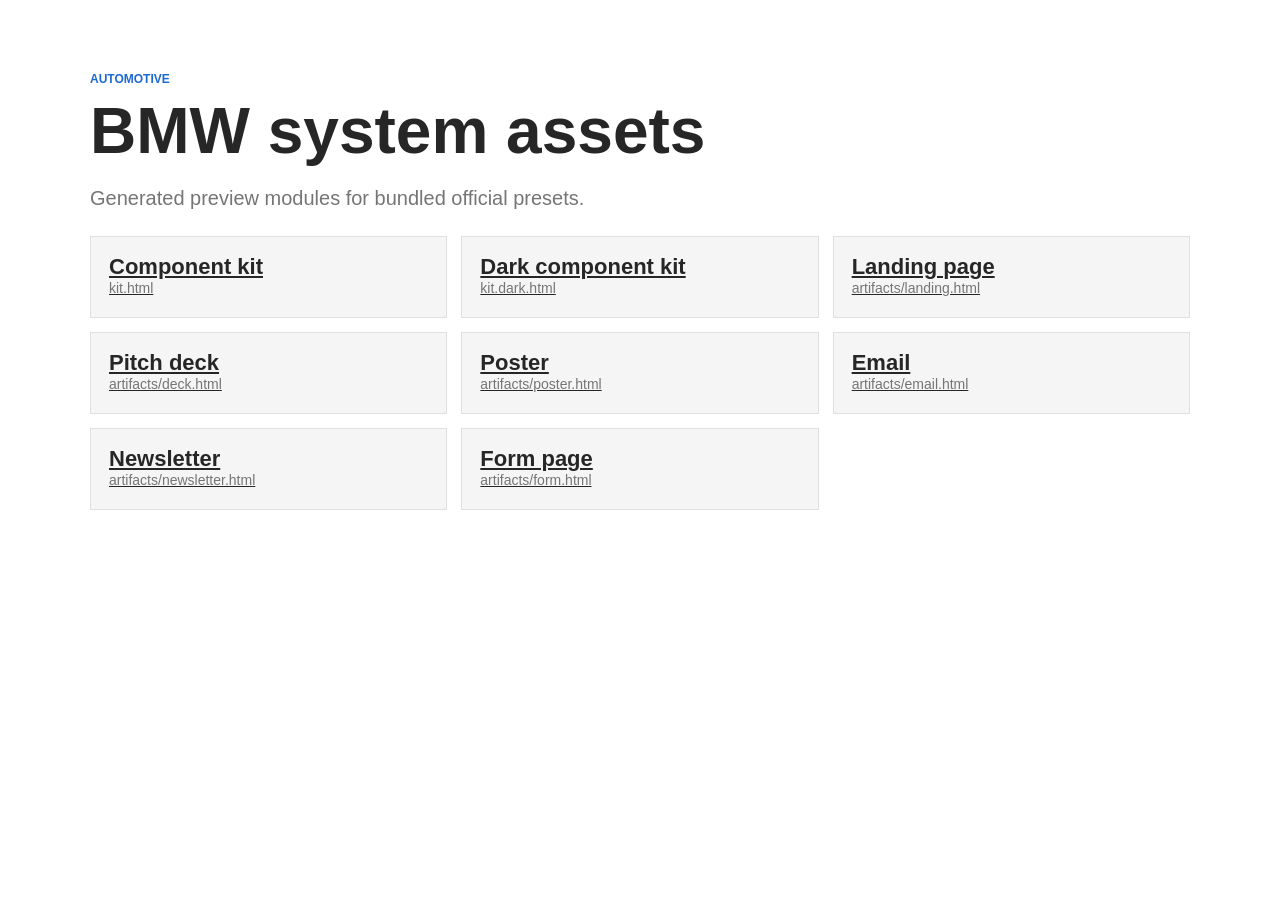
<file: design-systems/bmw/system/index.html>
<!doctype html>
<html lang="en">
<head>
  <meta charset="utf-8" />
  <meta name="viewport" content="width=device-width, initial-scale=1" />
  <title>BMW - system assets</title>
  <style>
:root {
    --accent: #1c69d4;
    --accent-active: color-mix(in oklab, var(--accent), black 18%);
    --accent-hover: #0653b6;
    --accent-on: #ffffff;
    --bg: #ffffff;
    --border: #e0e0e0;
    --border-soft: var(--border);
    --container-gutter-desktop: 32px;
    --container-gutter-phone: 16px;
    --container-gutter-tablet: 24px;
    --container-max: 1440px;
    --danger: #dc2626;
    --ease-standard: cubic-bezier(0.2, 0, 0, 1);
    --elev-flat: none;
    --elev-raised: none;
    --elev-ring: 0 0 0 1px var(--border);
    --fg: #262626;
    --fg-2: var(--fg);
    --focus-ring: 0 0 0 2px var(--accent-hover);
    --font-body: BMWTypeNextLatin, Helvetica, Arial, "Hiragino Kaku Gothic ProN", "Hiragino Sans", Meiryo, sans-serif;
    --font-display: "BMWTypeNextLatin Light", Helvetica, Arial, "Hiragino Kaku Gothic ProN", "Hiragino Sans", Meiryo, sans-serif;
    --font-mono: ui-monospace, "SF Mono", "JetBrains Mono", Menlo, Monaco, Consolas, monospace;
    --leading-body: 1.15;
    --leading-tight: 1.30;
    --meta: #bbbbbb;
    --motion-base: 200ms;
    --motion-fast: 150ms;
    --muted: #757575;
    --radius-lg: 0;
    --radius-md: 0;
    --radius-pill: 0;
    --radius-sm: 0;
    --section-y-desktop: 96px;
    --section-y-phone: 40px;
    --section-y-tablet: 64px;
    --space-1: 4px;
    --space-12: 48px;
    --space-2: 8px;
    --space-3: 12px;
    --space-4: 16px;
    --space-5: 20px;
    --space-6: 24px;
    --space-8: 32px;
    --success: #16a34a;
    --surface: #f5f5f5;
    --surface-warm: var(--surface);
    --text-2xl: 32px;
    --text-3xl: 44px;
    --text-4xl: 60px;
    --text-base: 16px;
    --text-lg: 18px;
    --text-sm: 14px;
    --text-xl: 24px;
    --text-xs: 12px;
    --tracking-display: 0;
    --warn: #eab308;
}
:root {
  --od-page-bg: #ffffff;
  --od-surface: #f5f5f5;
  --od-text: #262626;
  --od-muted: #757575;
  --od-border: #e0e0e0;
  --od-accent: #1c69d4;
  --od-radius: 0;
  --od-font-body: BMWTypeNextLatin, Helvetica, Arial, "Hiragino Kaku Gothic ProN", "Hiragino Sans", Meiryo, sans-serif;
  --od-font-display: "BMWTypeNextLatin Light", Helvetica, Arial, "Hiragino Kaku Gothic ProN", "Hiragino Sans", Meiryo, sans-serif;
}
* { box-sizing: border-box; }
body {
  margin: 0;
  min-height: 100vh;
  background: var(--od-page-bg);
  color: var(--od-text);
  font-family: var(--od-font-body);
  -webkit-font-smoothing: antialiased;
}
a { color: inherit; }
.page { width: min(1100px, calc(100vw - 48px)); margin: 0 auto; padding: 72px 0; }
.eyebrow { color: var(--od-accent); font-size: 12px; font-weight: 750; letter-spacing: 0; text-transform: uppercase; }
.hero { display: grid; grid-template-columns: 1.05fr .95fr; gap: 32px; align-items: center; }
h1, h2, h3, p { margin: 0; }
h1, h2, h3 { font-family: var(--od-font-display); letter-spacing: 0; line-height: 1.05; }
h1 { margin-top: 12px; font-size: 64px; }
h2 { font-size: 40px; }
h3 { font-size: 22px; }
.lead { margin-top: 18px; color: var(--od-muted); font-size: 20px; line-height: 1.55; }
.actions { display: flex; flex-wrap: wrap; gap: 12px; margin-top: 28px; }
.button { display: inline-flex; min-height: 44px; align-items: center; justify-content: center; border-radius: var(--od-radius); padding: 0 18px; font-weight: 750; text-decoration: none; border: 1px solid var(--od-border); }
.button.primary { background: var(--od-accent); border-color: var(--od-accent); color: #ffffff; }
.button.secondary { background: var(--od-surface); }
.panel, .card, .field, .slide, .email, .poster { border: 1px solid var(--od-border); border-radius: var(--od-radius); background: var(--od-surface); }
.panel { padding: 24px; box-shadow: 0 24px 80px rgba(15, 17, 23, 0.08); }
.metric-grid, .card-grid { display: grid; grid-template-columns: repeat(3, minmax(0, 1fr)); gap: 14px; margin-top: 22px; }
.metric, .card { padding: 18px; }
.metric strong { display: block; font-size: 30px; line-height: 1; }
.metric span, .card p, .field span { color: var(--od-muted); font-size: 14px; line-height: 1.5; }
.chip-row { display: flex; flex-wrap: wrap; gap: 10px; margin-top: 18px; }
.chip { border: 1px solid var(--od-border); border-radius: 999px; padding: 8px 12px; color: var(--od-muted); }
input, textarea, select { width: 100%; min-height: 44px; border: 1px solid var(--od-border); border-radius: var(--od-radius); background: var(--od-page-bg); color: var(--od-text); font: inherit; padding: 10px 12px; }
label { display: grid; gap: 8px; color: var(--od-muted); font-size: 13px; font-weight: 700; }
@media (max-width: 820px) { .hero, .metric-grid, .card-grid { grid-template-columns: 1fr; } .page { width: min(100vw - 28px, 1100px); padding: 40px 0; } h1 { font-size: 42px; } h2 { font-size: 30px; } }
</style>
</head>
<body>
  <main class="page">
    <p class="eyebrow">Automotive</p>
    <h1>BMW system assets</h1>
    <p class="lead">Generated preview modules for bundled official presets.</p>
    <section class="card-grid"><a class="card" href="kit.html"><h3>Component kit</h3><p>kit.html</p></a>
<a class="card" href="kit.dark.html"><h3>Dark component kit</h3><p>kit.dark.html</p></a>
<a class="card" href="artifacts/landing.html"><h3>Landing page</h3><p>artifacts/landing.html</p></a>
<a class="card" href="artifacts/deck.html"><h3>Pitch deck</h3><p>artifacts/deck.html</p></a>
<a class="card" href="artifacts/poster.html"><h3>Poster</h3><p>artifacts/poster.html</p></a>
<a class="card" href="artifacts/email.html"><h3>Email</h3><p>artifacts/email.html</p></a>
<a class="card" href="artifacts/newsletter.html"><h3>Newsletter</h3><p>artifacts/newsletter.html</p></a>
<a class="card" href="artifacts/form.html"><h3>Form page</h3><p>artifacts/form.html</p></a></section>
  </main>
</body>
</html>
</file>
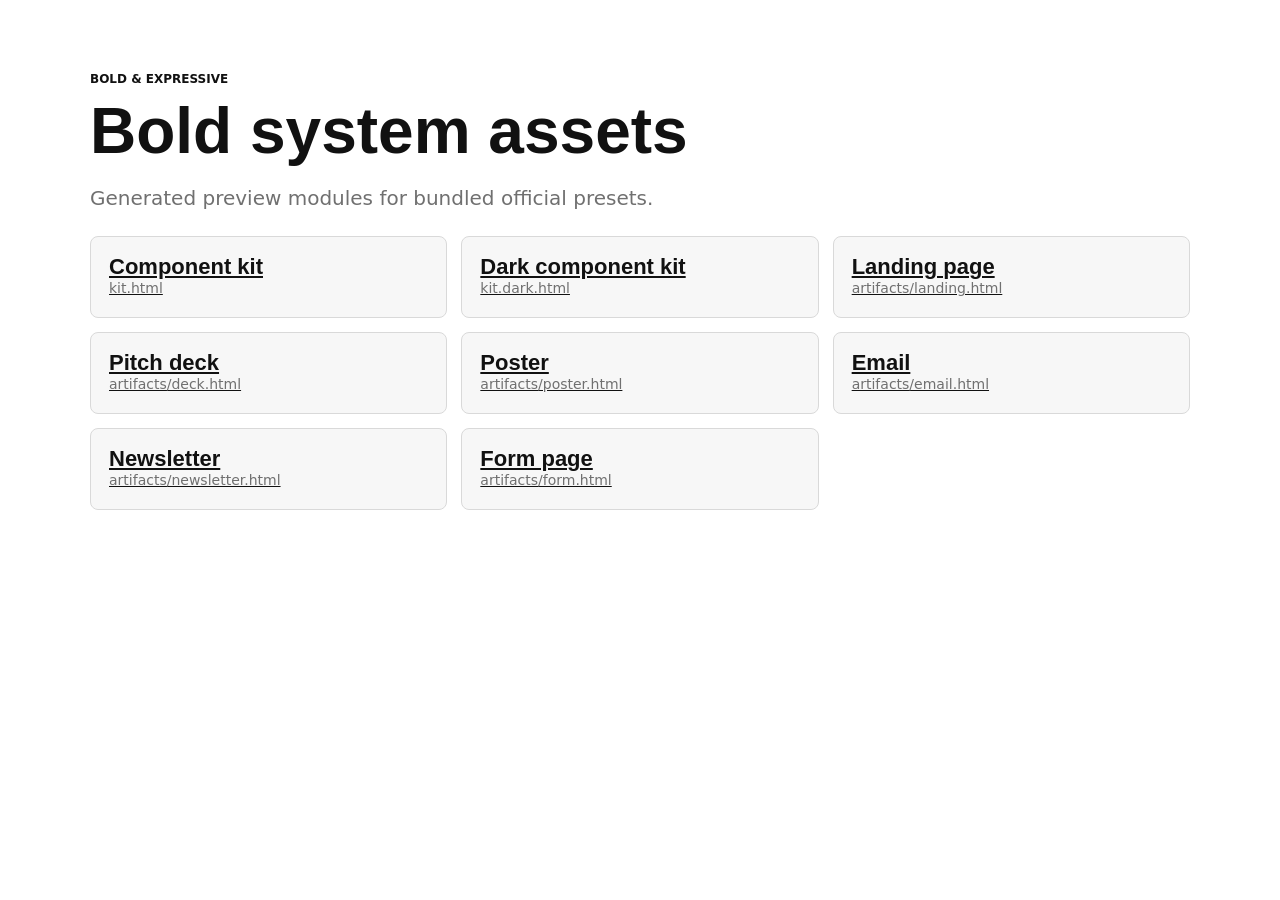
<file: design-systems/bold/system/index.html>
<!doctype html>
<html lang="en">
<head>
  <meta charset="utf-8" />
  <meta name="viewport" content="width=device-width, initial-scale=1" />
  <title>Bold - system assets</title>
  <style>
:root {
    --accent: #111111;
    --accent-active: color-mix(in oklab, var(--accent), black 14%);
    --accent-hover: color-mix(in oklab, var(--accent), black 8%);
    --accent-on: #ffffff;
    --bg: #ffffff;
    --border: #d9d9d9;
    --border-soft: #eeeeee;
    --container-gutter-desktop: 36px;
    --container-gutter-phone: 16px;
    --container-gutter-tablet: 24px;
    --container-max: 1180px;
    --danger: #c53030;
    --ease-standard: cubic-bezier(0.2, 0, 0, 1);
    --elev-flat: none;
    --elev-raised: 0 16px 40px rgba(0, 0, 0, 0.10);
    --elev-ring: 0 0 0 1px var(--border);
    --fg: #111111;
    --fg-2: #3a3a3a;
    --focus-ring: 0 0 0 3px rgba(17, 17, 17, 0.18);
    --font-body: Inter, system-ui, sans-serif;
    --font-display: Arial Black, Impact, sans-serif;
    --font-mono: "SF Mono", ui-monospace, Menlo, monospace;
    --leading-body: 1.52;
    --leading-tight: 1.06;
    --meta: #111111;
    --motion-base: 240ms;
    --motion-fast: 150ms;
    --muted: #707070;
    --radius-lg: 12px;
    --radius-md: 8px;
    --radius-pill: 9999px;
    --radius-sm: 4px;
    --section-y-desktop: 96px;
    --section-y-phone: 48px;
    --section-y-tablet: 68px;
    --space-1: 4px;
    --space-12: 48px;
    --space-2: 8px;
    --space-3: 12px;
    --space-4: 16px;
    --space-5: 20px;
    --space-6: 24px;
    --space-8: 32px;
    --success: #168a46;
    --surface: #f7f7f7;
    --surface-warm: #eeeeee;
    --text-2xl: 36px;
    --text-3xl: 54px;
    --text-4xl: 76px;
    --text-base: 16px;
    --text-lg: 18px;
    --text-sm: 14px;
    --text-xl: 24px;
    --text-xs: 12px;
    --tracking-display: -0.025em;
    --warn: #b7791f;
}
:root {
  --od-page-bg: #ffffff;
  --od-surface: #f7f7f7;
  --od-text: #111111;
  --od-muted: #707070;
  --od-border: #d9d9d9;
  --od-accent: #111111;
  --od-radius: 8px;
  --od-font-body: Inter, system-ui, sans-serif;
  --od-font-display: Arial Black, Impact, sans-serif;
}
* { box-sizing: border-box; }
body {
  margin: 0;
  min-height: 100vh;
  background: var(--od-page-bg);
  color: var(--od-text);
  font-family: var(--od-font-body);
  -webkit-font-smoothing: antialiased;
}
a { color: inherit; }
.page { width: min(1100px, calc(100vw - 48px)); margin: 0 auto; padding: 72px 0; }
.eyebrow { color: var(--od-accent); font-size: 12px; font-weight: 750; letter-spacing: 0; text-transform: uppercase; }
.hero { display: grid; grid-template-columns: 1.05fr .95fr; gap: 32px; align-items: center; }
h1, h2, h3, p { margin: 0; }
h1, h2, h3 { font-family: var(--od-font-display); letter-spacing: 0; line-height: 1.05; }
h1 { margin-top: 12px; font-size: 64px; }
h2 { font-size: 40px; }
h3 { font-size: 22px; }
.lead { margin-top: 18px; color: var(--od-muted); font-size: 20px; line-height: 1.55; }
.actions { display: flex; flex-wrap: wrap; gap: 12px; margin-top: 28px; }
.button { display: inline-flex; min-height: 44px; align-items: center; justify-content: center; border-radius: var(--od-radius); padding: 0 18px; font-weight: 750; text-decoration: none; border: 1px solid var(--od-border); }
.button.primary { background: var(--od-accent); border-color: var(--od-accent); color: #ffffff; }
.button.secondary { background: var(--od-surface); }
.panel, .card, .field, .slide, .email, .poster { border: 1px solid var(--od-border); border-radius: var(--od-radius); background: var(--od-surface); }
.panel { padding: 24px; box-shadow: 0 24px 80px rgba(15, 17, 23, 0.08); }
.metric-grid, .card-grid { display: grid; grid-template-columns: repeat(3, minmax(0, 1fr)); gap: 14px; margin-top: 22px; }
.metric, .card { padding: 18px; }
.metric strong { display: block; font-size: 30px; line-height: 1; }
.metric span, .card p, .field span { color: var(--od-muted); font-size: 14px; line-height: 1.5; }
.chip-row { display: flex; flex-wrap: wrap; gap: 10px; margin-top: 18px; }
.chip { border: 1px solid var(--od-border); border-radius: 999px; padding: 8px 12px; color: var(--od-muted); }
input, textarea, select { width: 100%; min-height: 44px; border: 1px solid var(--od-border); border-radius: var(--od-radius); background: var(--od-page-bg); color: var(--od-text); font: inherit; padding: 10px 12px; }
label { display: grid; gap: 8px; color: var(--od-muted); font-size: 13px; font-weight: 700; }
@media (max-width: 820px) { .hero, .metric-grid, .card-grid { grid-template-columns: 1fr; } .page { width: min(100vw - 28px, 1100px); padding: 40px 0; } h1 { font-size: 42px; } h2 { font-size: 30px; } }
</style>
</head>
<body>
  <main class="page">
    <p class="eyebrow">Bold &amp; Expressive</p>
    <h1>Bold system assets</h1>
    <p class="lead">Generated preview modules for bundled official presets.</p>
    <section class="card-grid"><a class="card" href="kit.html"><h3>Component kit</h3><p>kit.html</p></a>
<a class="card" href="kit.dark.html"><h3>Dark component kit</h3><p>kit.dark.html</p></a>
<a class="card" href="artifacts/landing.html"><h3>Landing page</h3><p>artifacts/landing.html</p></a>
<a class="card" href="artifacts/deck.html"><h3>Pitch deck</h3><p>artifacts/deck.html</p></a>
<a class="card" href="artifacts/poster.html"><h3>Poster</h3><p>artifacts/poster.html</p></a>
<a class="card" href="artifacts/email.html"><h3>Email</h3><p>artifacts/email.html</p></a>
<a class="card" href="artifacts/newsletter.html"><h3>Newsletter</h3><p>artifacts/newsletter.html</p></a>
<a class="card" href="artifacts/form.html"><h3>Form page</h3><p>artifacts/form.html</p></a></section>
  </main>
</body>
</html>
</file>
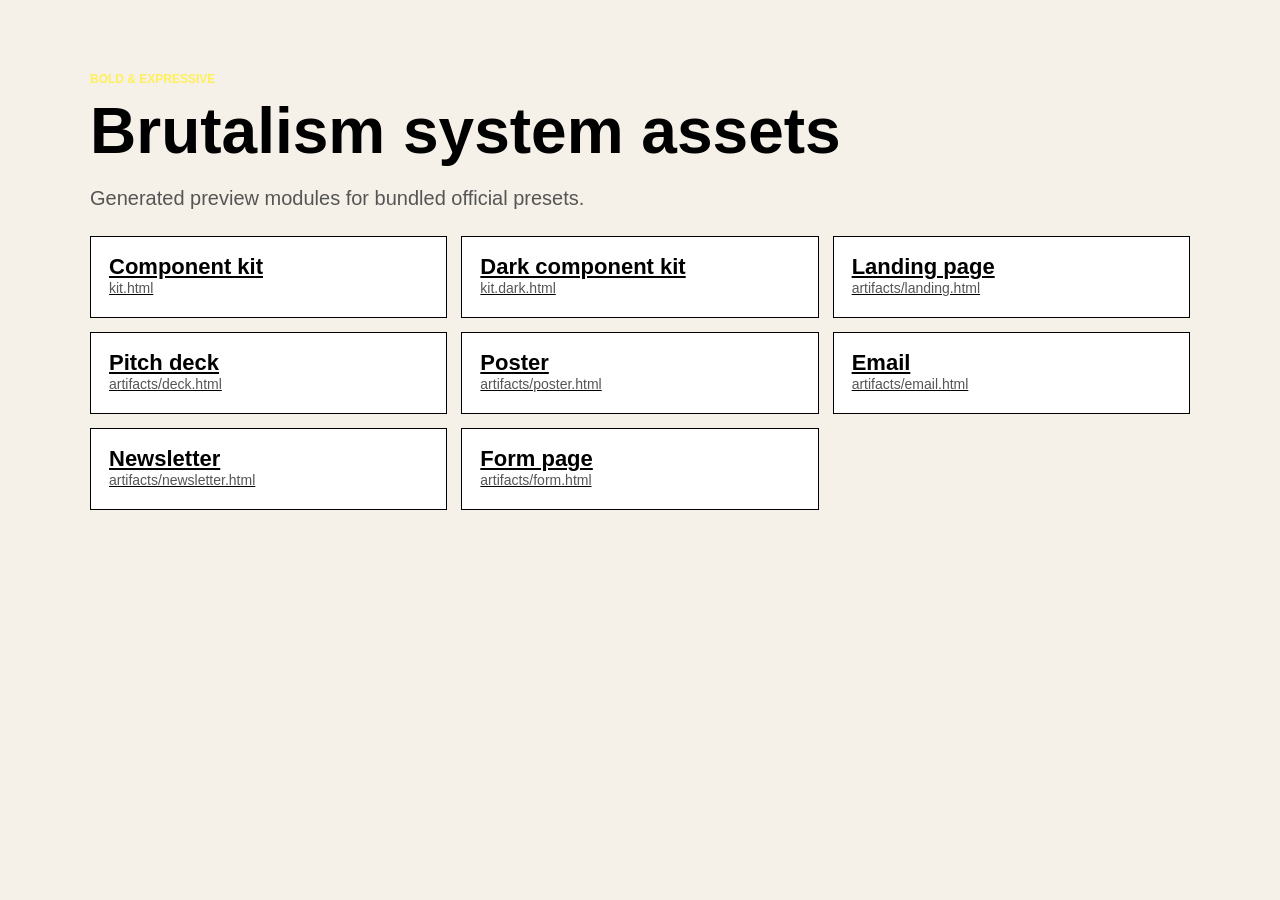
<file: design-systems/brutalism/system/index.html>
<!doctype html>
<html lang="en">
<head>
  <meta charset="utf-8" />
  <meta name="viewport" content="width=device-width, initial-scale=1" />
  <title>Brutalism - system assets</title>
  <style>
:root {
    --accent: #ffef5a;
    --accent-active: color-mix(in oklab, var(--accent), black 14%);
    --accent-hover: color-mix(in oklab, var(--accent), black 8%);
    --accent-on: #000000;
    --bg: #f5f1e8;
    --border: #000000;
    --border-soft: #000000;
    --container-gutter-desktop: 36px;
    --container-gutter-phone: 16px;
    --container-gutter-tablet: 24px;
    --container-max: 1160px;
    --danger: #ff2b2b;
    --ease-standard: steps(2, end);
    --elev-flat: none;
    --elev-raised: 8px 8px 0 #000000;
    --elev-ring: 0 0 0 1px var(--border);
    --fg: #000000;
    --fg-2: #222222;
    --focus-ring: 0 0 0 4px #000000, 0 0 0 8px #ffef5a;
    --font-body: Arial, Helvetica, sans-serif;
    --font-display: Arial Black, Impact, sans-serif;
    --font-mono: "Courier New", ui-monospace, monospace;
    --leading-body: 1.35;
    --leading-tight: 0.98;
    --meta: #000000;
    --motion-base: 140ms;
    --motion-fast: 90ms;
    --muted: #555555;
    --radius-lg: 0px;
    --radius-md: 0px;
    --radius-pill: 9999px;
    --radius-sm: 0px;
    --section-y-desktop: 88px;
    --section-y-phone: 44px;
    --section-y-tablet: 64px;
    --space-1: 4px;
    --space-12: 48px;
    --space-2: 8px;
    --space-3: 12px;
    --space-4: 16px;
    --space-5: 20px;
    --space-6: 24px;
    --space-8: 32px;
    --success: #00b050;
    --surface: #ffffff;
    --surface-warm: #ffef5a;
    --text-2xl: 42px;
    --text-3xl: 64px;
    --text-4xl: 88px;
    --text-base: 17px;
    --text-lg: 20px;
    --text-sm: 14px;
    --text-xl: 28px;
    --text-xs: 12px;
    --tracking-display: 0;
    --warn: #ff8c00;
}
:root {
  --od-page-bg: #f5f1e8;
  --od-surface: #ffffff;
  --od-text: #000000;
  --od-muted: #555555;
  --od-border: #000000;
  --od-accent: #ffef5a;
  --od-radius: 0px;
  --od-font-body: Arial, Helvetica, sans-serif;
  --od-font-display: Arial Black, Impact, sans-serif;
}
* { box-sizing: border-box; }
body {
  margin: 0;
  min-height: 100vh;
  background: var(--od-page-bg);
  color: var(--od-text);
  font-family: var(--od-font-body);
  -webkit-font-smoothing: antialiased;
}
a { color: inherit; }
.page { width: min(1100px, calc(100vw - 48px)); margin: 0 auto; padding: 72px 0; }
.eyebrow { color: var(--od-accent); font-size: 12px; font-weight: 750; letter-spacing: 0; text-transform: uppercase; }
.hero { display: grid; grid-template-columns: 1.05fr .95fr; gap: 32px; align-items: center; }
h1, h2, h3, p { margin: 0; }
h1, h2, h3 { font-family: var(--od-font-display); letter-spacing: 0; line-height: 1.05; }
h1 { margin-top: 12px; font-size: 64px; }
h2 { font-size: 40px; }
h3 { font-size: 22px; }
.lead { margin-top: 18px; color: var(--od-muted); font-size: 20px; line-height: 1.55; }
.actions { display: flex; flex-wrap: wrap; gap: 12px; margin-top: 28px; }
.button { display: inline-flex; min-height: 44px; align-items: center; justify-content: center; border-radius: var(--od-radius); padding: 0 18px; font-weight: 750; text-decoration: none; border: 1px solid var(--od-border); }
.button.primary { background: var(--od-accent); border-color: var(--od-accent); color: #ffffff; }
.button.secondary { background: var(--od-surface); }
.panel, .card, .field, .slide, .email, .poster { border: 1px solid var(--od-border); border-radius: var(--od-radius); background: var(--od-surface); }
.panel { padding: 24px; box-shadow: 0 24px 80px rgba(15, 17, 23, 0.08); }
.metric-grid, .card-grid { display: grid; grid-template-columns: repeat(3, minmax(0, 1fr)); gap: 14px; margin-top: 22px; }
.metric, .card { padding: 18px; }
.metric strong { display: block; font-size: 30px; line-height: 1; }
.metric span, .card p, .field span { color: var(--od-muted); font-size: 14px; line-height: 1.5; }
.chip-row { display: flex; flex-wrap: wrap; gap: 10px; margin-top: 18px; }
.chip { border: 1px solid var(--od-border); border-radius: 999px; padding: 8px 12px; color: var(--od-muted); }
input, textarea, select { width: 100%; min-height: 44px; border: 1px solid var(--od-border); border-radius: var(--od-radius); background: var(--od-page-bg); color: var(--od-text); font: inherit; padding: 10px 12px; }
label { display: grid; gap: 8px; color: var(--od-muted); font-size: 13px; font-weight: 700; }
@media (max-width: 820px) { .hero, .metric-grid, .card-grid { grid-template-columns: 1fr; } .page { width: min(100vw - 28px, 1100px); padding: 40px 0; } h1 { font-size: 42px; } h2 { font-size: 30px; } }
</style>
</head>
<body>
  <main class="page">
    <p class="eyebrow">Bold &amp; Expressive</p>
    <h1>Brutalism system assets</h1>
    <p class="lead">Generated preview modules for bundled official presets.</p>
    <section class="card-grid"><a class="card" href="kit.html"><h3>Component kit</h3><p>kit.html</p></a>
<a class="card" href="kit.dark.html"><h3>Dark component kit</h3><p>kit.dark.html</p></a>
<a class="card" href="artifacts/landing.html"><h3>Landing page</h3><p>artifacts/landing.html</p></a>
<a class="card" href="artifacts/deck.html"><h3>Pitch deck</h3><p>artifacts/deck.html</p></a>
<a class="card" href="artifacts/poster.html"><h3>Poster</h3><p>artifacts/poster.html</p></a>
<a class="card" href="artifacts/email.html"><h3>Email</h3><p>artifacts/email.html</p></a>
<a class="card" href="artifacts/newsletter.html"><h3>Newsletter</h3><p>artifacts/newsletter.html</p></a>
<a class="card" href="artifacts/form.html"><h3>Form page</h3><p>artifacts/form.html</p></a></section>
  </main>
</body>
</html>
</file>
